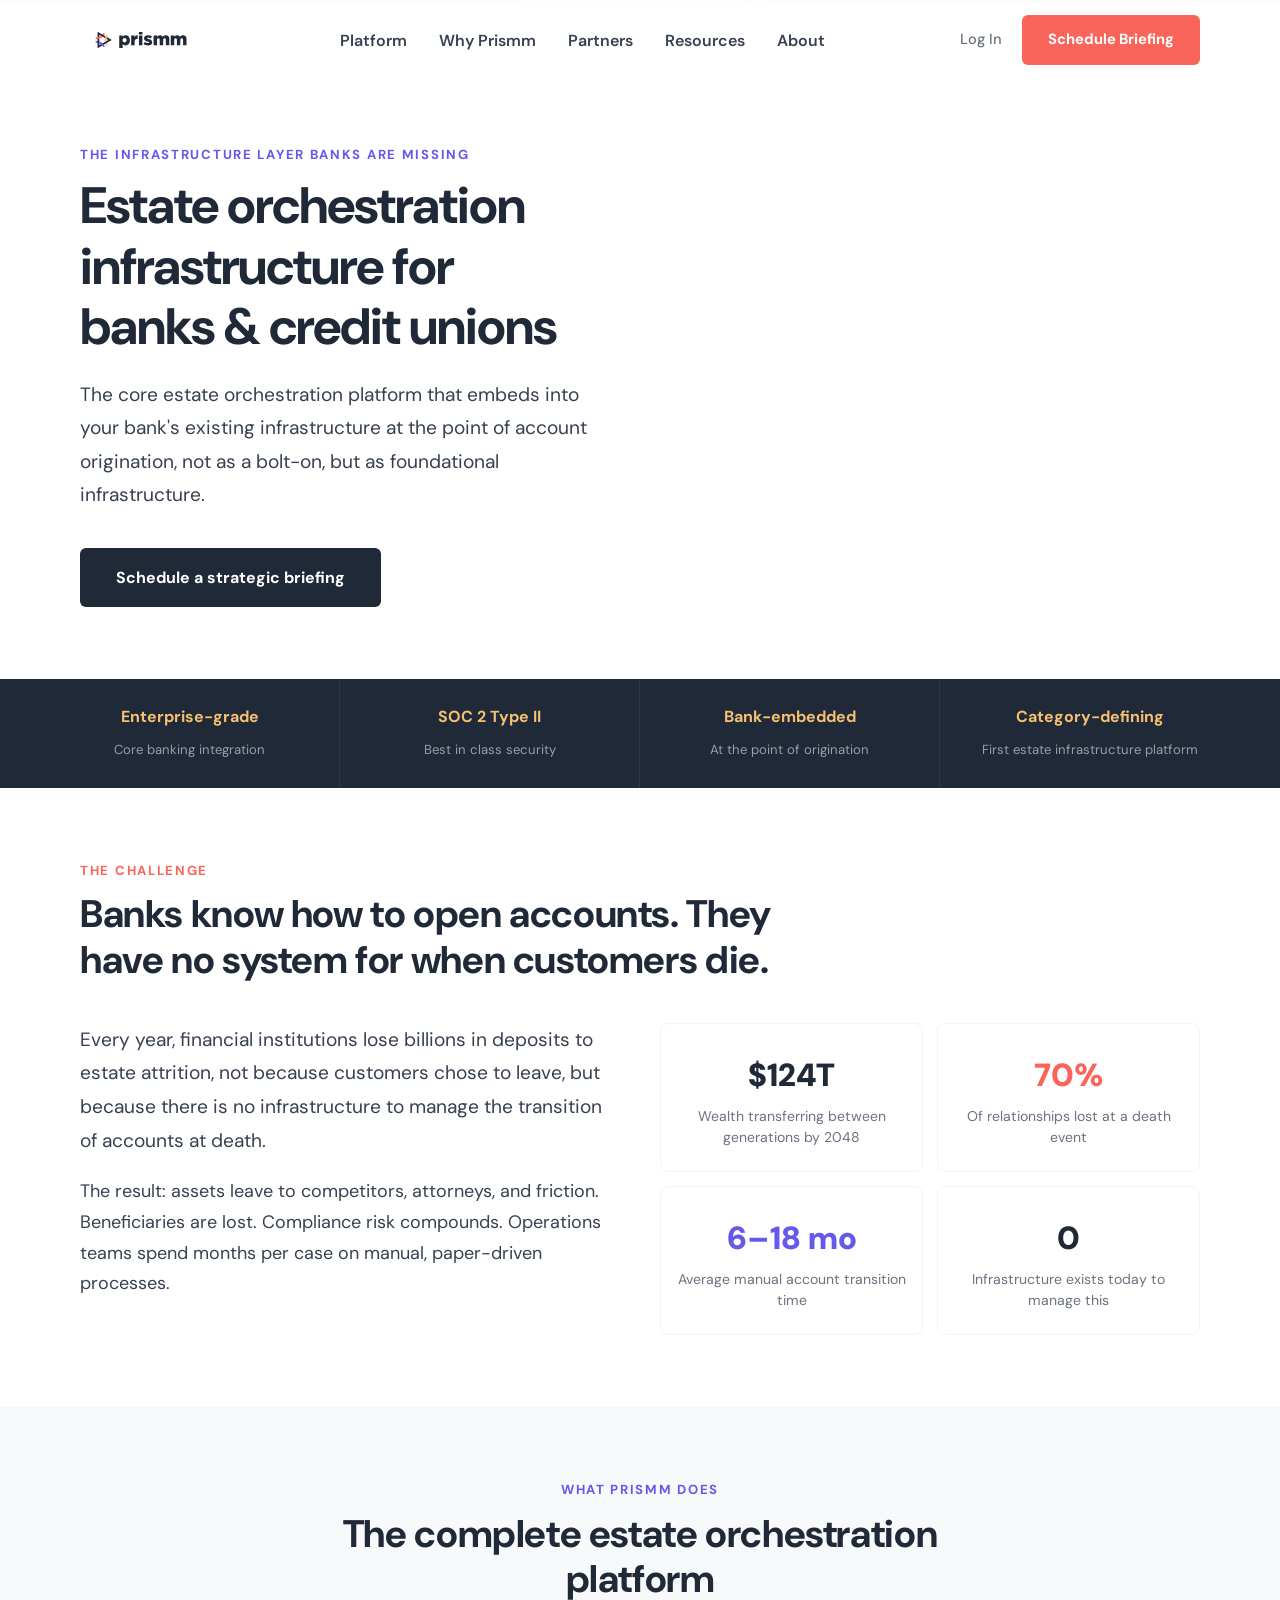
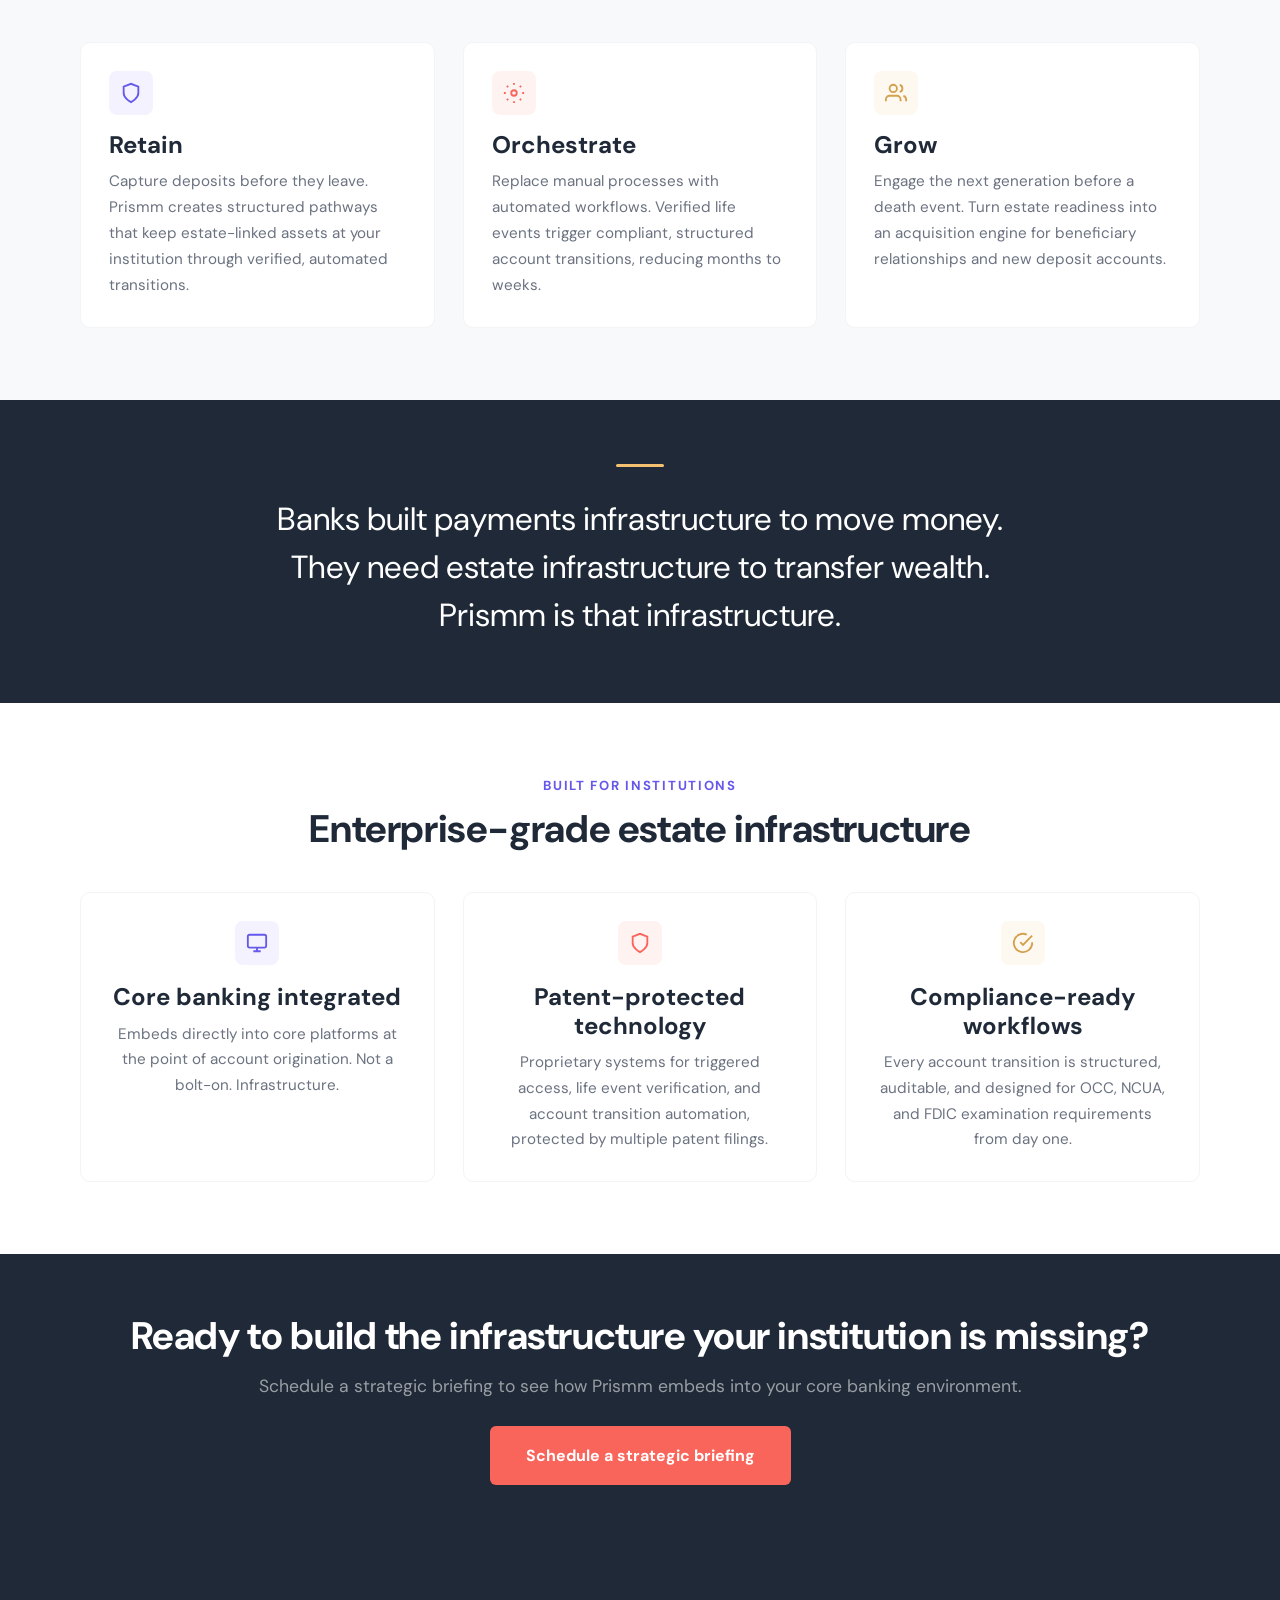
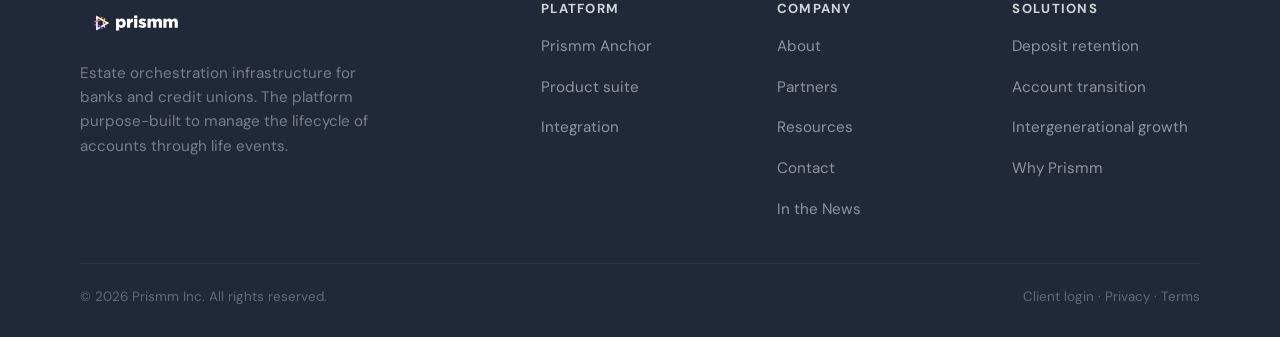
<file: index.html>
<!DOCTYPE html>
<html lang="en">
<head>
  <meta charset="UTF-8"><meta name="viewport" content="width=device-width, initial-scale=1.0">
  <title>Prismm — Estate Orchestration Infrastructure for Banks & Credit Unions</title>
  <meta name="description" content="Prismm is the first estate orchestration infrastructure platform purpose-built for banks and credit unions. Embedded at account origination, Prismm manages the lifecycle of accounts through life events.">
  <meta name="robots" content="index, follow"><link rel="canonical" href="https://getprismm.com/">
  <meta property="og:type" content="website"><meta property="og:title" content="Prismm — Estate Orchestration Infrastructure for Banks & Credit Unions"><meta property="og:description" content="The first platform purpose-built to manage the lifecycle of bank accounts through life events. Embedded at the point of account origination."><meta property="og:url" content="https://getprismm.com/"><meta property="og:site_name" content="Prismm">
  <script type="application/ld+json">{"@context":"https://schema.org","@type":"Organization","name":"Prismm","legalName":"Prismm Inc.","url":"https://getprismm.com","description":"Prismm is estate orchestration infrastructure for banks and credit unions.","foundingDate":"2020","founder":{"@type":"Person","name":"Martha Underwood"},"address":{"@type":"PostalAddress","addressLocality":"Birmingham","addressRegion":"AL","addressCountry":"US"},"knowsAbout":["estate orchestration","banking infrastructure","wealth transfer","deposit retention","account transition automation"]}</script>
  <script type="application/ld+json">{"@context":"https://schema.org","@type":"FAQPage","mainEntity":[{"@type":"Question","name":"What is estate orchestration infrastructure?","acceptedAnswer":{"@type":"Answer","text":"Estate orchestration infrastructure is a new category of banking technology that manages the lifecycle of accounts through life events such as death and incapacitation. Unlike estate planning software which helps consumers create wills, estate orchestration infrastructure gives banks the operational systems to manage what happens to accounts when those life events occur."}},{"@type":"Question","name":"How does Prismm differ from a digital vault?","acceptedAnswer":{"@type":"Answer","text":"Prismm is not document storage. It is operational infrastructure that embeds directly into a bank's core banking system at the point of account origination. While vaults store documents, Prismm orchestrates the transition of accounts, assets, and relationships through verified life events using patent-protected technology."}},{"@type":"Question","name":"How does Prismm integrate with core banking systems?","acceptedAnswer":{"@type":"Answer","text":"Prismm Anchor integrates at the point of account origination via core banking platforms. Estate readiness data is captured when accounts are opened, not as a separate workflow, making it infrastructure rather than an add-on product."}}]}</script>
  <link rel="stylesheet" href="css/style.css?v=6"><link rel="icon" href="images/logo-light.svg" type="image/svg+xml">
  <style>
    .hero__split { display: grid; grid-template-columns: 1fr 1fr; gap: 48px; align-items: center; }
    .hero__content { position: relative; z-index: 2; }
    .hero__image { display: flex; align-items: center; justify-content: center; }
    .hero__image video { width: 100%; max-width: 560px; border-radius: 12px; display: block; }
    @media (max-width: 768px) { .hero__split { grid-template-columns: 1fr; gap: 32px; } }
  </style>
</head>
<body>
  <a href="#main" class="skip-link">Skip to main content</a>
  <div class="accent-bar" role="presentation"></div>
  <nav class="nav" role="navigation" aria-label="Main navigation"><div class="nav__inner">
    <a href="/" class="nav__logo" aria-label="Prismm homepage"><img src="images/logo-light.svg" alt="Prismm" width="200" height="75"></a>
    <ul class="nav__links" role="menubar"><li role="none"><a href="platform.html" role="menuitem">Platform</a></li><li role="none"><a href="why-prismm.html" role="menuitem">Why Prismm</a></li><li role="none"><a href="partners.html" role="menuitem">Partners</a></li><li role="none"><a href="resources.html" role="menuitem">Resources</a></li><li role="none"><a href="about.html" role="menuitem">About</a></li></ul>
    <div class="nav__right"><a href="https://app.getprismm.com/session/new" class="nav__login">Log In</a><a href="contact.html" class="nav__cta">Schedule Briefing</a></div>
    <button class="nav__toggle" aria-label="Toggle navigation menu" aria-expanded="false"><span></span><span></span><span></span></button>
  </div></nav>
  <main id="main">
    <section class="hero" aria-labelledby="hero-heading"><div class="container">
      <div class="hero__split">
        <div class="hero__content">
          <span class="label hero__label">The infrastructure layer banks are missing</span>
          <h1 id="hero-heading" class="hero__title">Estate orchestration<br>infrastructure for<br>banks &amp; credit unions</h1>
          <p class="hero__subtitle">The core estate orchestration platform that embeds into your bank's existing infrastructure at the point of account origination, not as a bolt-on, but as foundational infrastructure.</p>
          <div class="btn-group"><a href="contact.html" class="btn btn--primary">Schedule a strategic briefing</a></div>
        </div>
        <div class="hero__image">
          <video autoplay loop muted playsinline>
            <source src="https://res.cloudinary.com/dialhpycd/video/upload/v1774451167/Prismm_New_Site_Images_i2u8zw.mp4" type="video/mp4">
          </video>
        </div>
      </div>
    </div></section>
    <section class="cred-bar" aria-label="Key differentiators"><div class="cred-bar__inner">
      <div class="cred-bar__item"><span class="cred-bar__number">Enterprise-grade</span><span class="cred-bar__label">Core banking integration</span></div>
      <div class="cred-bar__item"><span class="cred-bar__number">SOC 2 Type II</span><span class="cred-bar__label">Best in class security</span></div>
      <div class="cred-bar__item"><span class="cred-bar__number">Bank-embedded</span><span class="cred-bar__label">At the point of origination</span></div>
      <div class="cred-bar__item"><span class="cred-bar__number">Category-defining</span><span class="cred-bar__label">First estate infrastructure platform</span></div>
    </div></section>
    <section class="section" aria-labelledby="challenge-heading"><div class="container">
      <div class="section__header reveal"><span class="label label--coral">The challenge</span><h2 id="challenge-heading">Banks know how to open accounts. They have no system for when customers die.</h2></div>
      <div class="grid-2 reveal reveal-delay-1">
        <div><p class="text-lg">Every year, financial institutions lose billions in deposits to estate attrition, not because customers chose to leave, but because there is no infrastructure to manage the transition of accounts at death.</p><p>The result: assets leave to competitors, attorneys, and friction. Beneficiaries are lost. Compliance risk compounds. Operations teams spend months per case on manual, paper-driven processes.</p></div>
        <div class="stat-grid" style="grid-template-columns:1fr 1fr" role="list" aria-label="Industry statistics">
          <div class="stat" role="listitem"><div class="stat__number">$124T</div><div class="stat__label">Wealth transferring between generations by 2048</div></div>
          <div class="stat" role="listitem"><div class="stat__number stat__number--coral">70%</div><div class="stat__label">Of relationships lost at a death event</div></div>
          <div class="stat" role="listitem"><div class="stat__number stat__number--purple">6–18 mo</div><div class="stat__label">Average manual account transition time</div></div>
          <div class="stat" role="listitem"><div class="stat__number">0</div><div class="stat__label">Infrastructure exists today to manage this</div></div>
        </div>
      </div>
    </div></section>
    <section class="section section--light" aria-labelledby="value-heading"><div class="container">
      <div class="section__header section__header--center reveal"><span class="label">What Prismm does</span><h2 id="value-heading">The complete estate orchestration platform</h2></div>
      <div class="grid-3 reveal reveal-delay-1">
        <article class="card"><div class="card__icon card__icon--purple" aria-hidden="true"><svg width="22" height="22" viewBox="0 0 24 24" fill="none" stroke="currentColor" stroke-width="2"><path d="M12 22s8-4 8-10V5l-8-3-8 3v7c0 6 8 10 8 10z"/></svg></div><h3>Retain</h3><p>Capture deposits before they leave. Prismm creates structured pathways that keep estate-linked assets at your institution through verified, automated transitions.</p></article>
        <article class="card"><div class="card__icon card__icon--coral" aria-hidden="true"><svg width="22" height="22" viewBox="0 0 24 24" fill="none" stroke="currentColor" stroke-width="2"><circle cx="12" cy="12" r="3"/><path d="M12 1v2M12 21v2M4.22 4.22l1.42 1.42M18.36 18.36l1.42 1.42M1 12h2M21 12h2M4.22 19.78l1.42-1.42M18.36 5.64l1.42-1.42"/></svg></div><h3>Orchestrate</h3><p>Replace manual processes with automated workflows. Verified life events trigger compliant, structured account transitions, reducing months to weeks.</p></article>
        <article class="card"><div class="card__icon card__icon--gold" aria-hidden="true"><svg width="22" height="22" viewBox="0 0 24 24" fill="none" stroke="currentColor" stroke-width="2"><path d="M17 21v-2a4 4 0 0 0-4-4H5a4 4 0 0 0-4 4v2"/><circle cx="9" cy="7" r="4"/><path d="M23 21v-2a4 4 0 0 0-3-3.87M16 3.13a4 4 0 0 1 0 7.75"/></svg></div><h3>Grow</h3><p>Engage the next generation before a death event. Turn estate readiness into an acquisition engine for beneficiary relationships and new deposit accounts.</p></article>
      </div>
    </div></section>
    <section class="manifesto"><div class="container"><blockquote class="manifesto__quote reveal">Banks built payments infrastructure to move money. They need estate infrastructure to transfer wealth. Prismm is that infrastructure.</blockquote></div></section>
    <section class="section" aria-labelledby="enterprise-heading"><div class="container">
      <div class="section__header section__header--center reveal"><span class="label">Built for institutions</span><h2 id="enterprise-heading">Enterprise-grade estate infrastructure</h2></div>
      <div class="grid-3 reveal reveal-delay-1">
        <article class="card" style="text-align:center"><div class="card__icon card__icon--purple" style="margin:0 auto 18px" aria-hidden="true"><svg width="22" height="22" viewBox="0 0 24 24" fill="none" stroke="currentColor" stroke-width="2"><rect x="2" y="3" width="20" height="14" rx="2"/><path d="M8 21h8M12 17v4"/></svg></div><h3>Core banking integrated</h3><p>Embeds directly into core platforms at the point of account origination. Not a bolt-on. Infrastructure.</p></article>
        <article class="card" style="text-align:center"><div class="card__icon card__icon--coral" style="margin:0 auto 18px" aria-hidden="true"><svg width="22" height="22" viewBox="0 0 24 24" fill="none" stroke="currentColor" stroke-width="2"><path d="M12 22s8-4 8-10V5l-8-3-8 3v7c0 6 8 10 8 10z"/></svg></div><h3>Patent-protected technology</h3><p>Proprietary systems for triggered access, life event verification, and account transition automation, protected by multiple patent filings.</p></article>
        <article class="card" style="text-align:center"><div class="card__icon card__icon--gold" style="margin:0 auto 18px" aria-hidden="true"><svg width="22" height="22" viewBox="0 0 24 24" fill="none" stroke="currentColor" stroke-width="2"><path d="M22 11.08V12a10 10 0 1 1-5.93-9.14"/><path d="M22 4L12 14.01l-3-3"/></svg></div><h3>Compliance-ready workflows</h3><p>Every account transition is structured, auditable, and designed for OCC, NCUA, and FDIC examination requirements from day one.</p></article>
      </div>
    </div></section>
    <section class="cta-section"><div class="container">
      <h2>Ready to build the infrastructure your institution is missing?</h2>
      <p>Schedule a strategic briefing to see how Prismm embeds into your core banking environment.</p>
      <a href="contact.html" class="btn btn--coral">Schedule a strategic briefing</a>
    </div></section>
  </main>
  <footer class="footer" role="contentinfo"><div class="container">
    <div class="footer__grid">
      <div><div class="footer__logo"><img src="images/logo-dark.svg" alt="Prismm" width="180" height="67" loading="lazy"></div><p class="footer__tagline">Estate orchestration infrastructure for banks and credit unions. The platform purpose-built to manage the lifecycle of accounts through life events.</p></div>
      <div><h4>Platform</h4><nav aria-label="Platform links"><ul class="footer__links"><li><a href="platform.html">Prismm Anchor</a></li><li><a href="platform.html#suite">Product suite</a></li><li><a href="platform.html#integration">Integration</a></li></ul></nav></div>
      <div><h4>Company</h4><nav aria-label="Company links"><ul class="footer__links"><li><a href="about.html">About</a></li><li><a href="partners.html">Partners</a></li><li><a href="resources.html">Resources</a></li><li><a href="contact.html">Contact</a></li><li><a href="news.html">In the News</a></li></ul></nav></div>
      <div><h4>Solutions</h4><nav aria-label="Solutions links"><ul class="footer__links"><li><a href="why-prismm.html#retention">Deposit retention</a></li><li><a href="why-prismm.html#transition">Account transition</a></li><li><a href="why-prismm.html#growth">Intergenerational growth</a></li><li><a href="why-prismm.html">Why Prismm</a></li></ul></nav></div>
    </div>
    <div class="footer__bottom"><span>&copy; 2026 Prismm Inc. All rights reserved.</span><span><a href="https://app.getprismm.com/session/new">Client login</a> &middot; <a href="#">Privacy</a> &middot; <a href="#">Terms</a></span></div>
  </div></footer>
  <script src="js/main.js?v=6"></script>
</body>
</html>
</file>
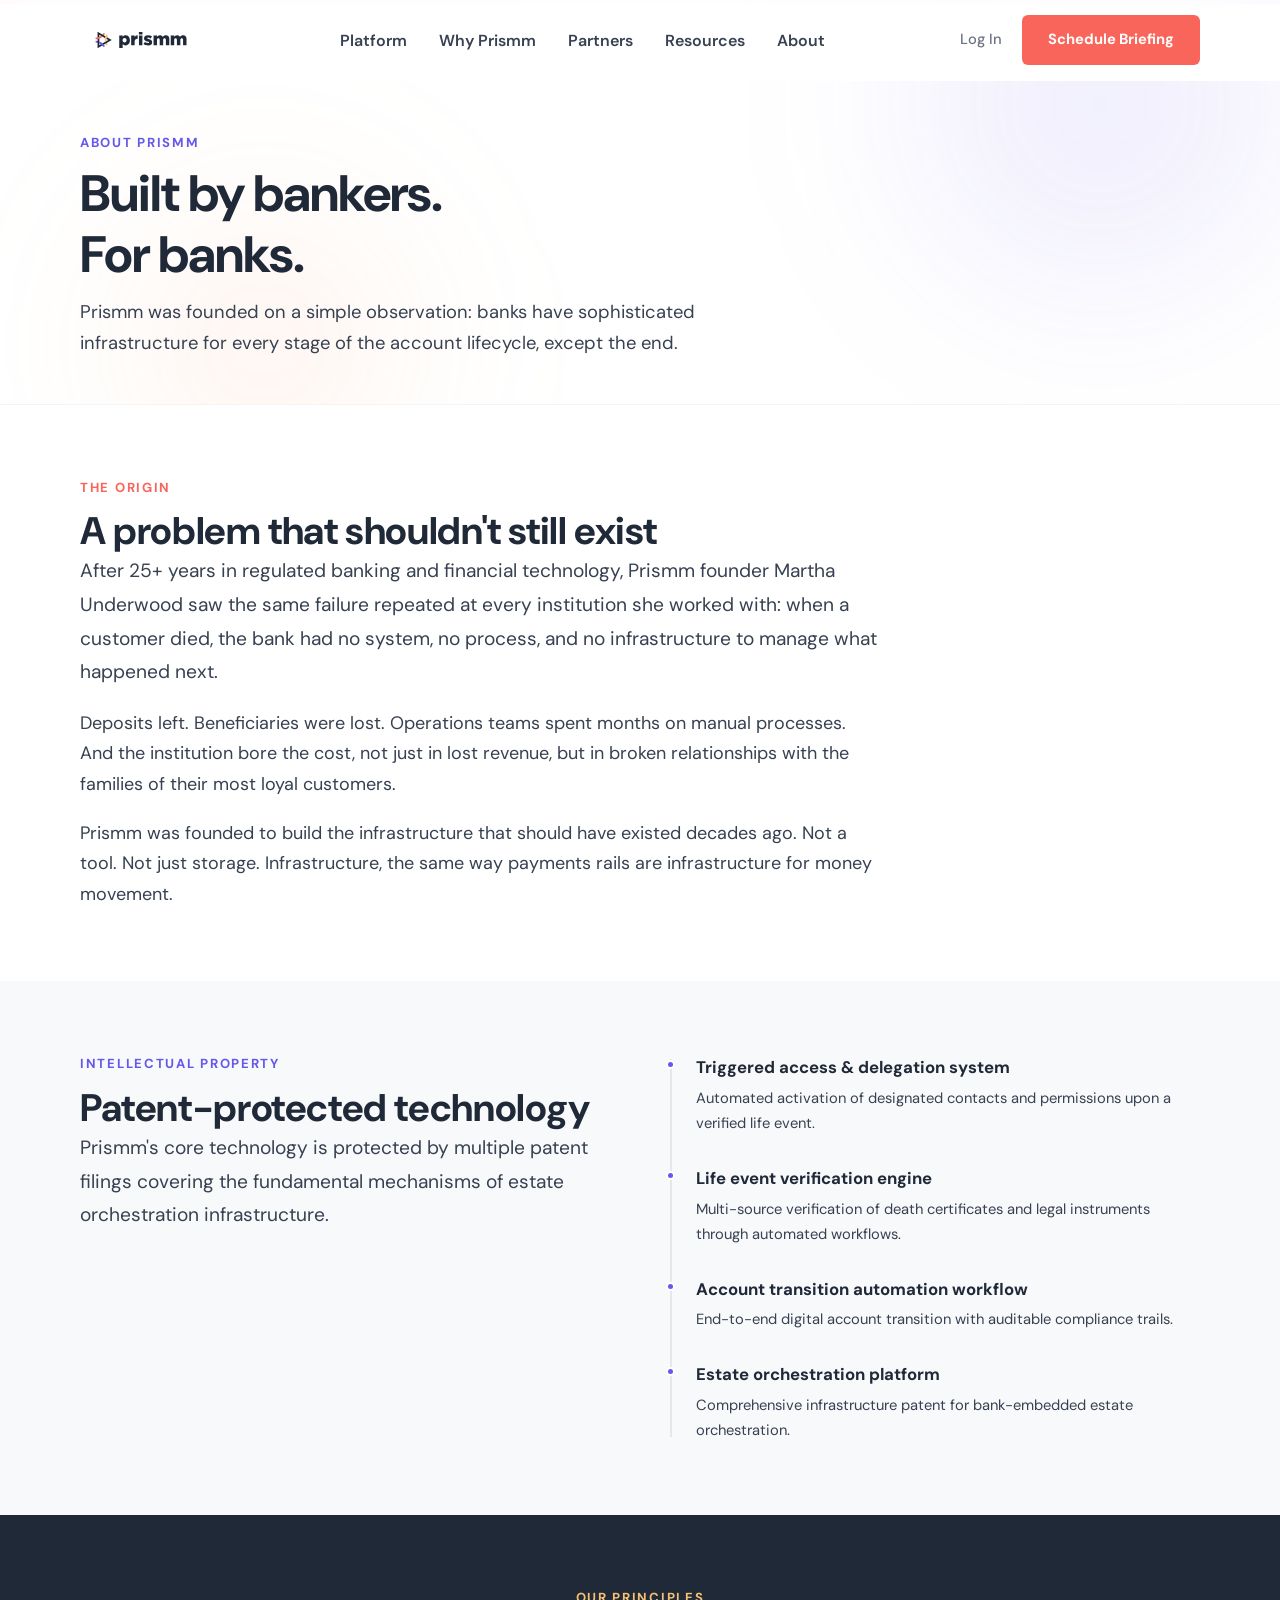
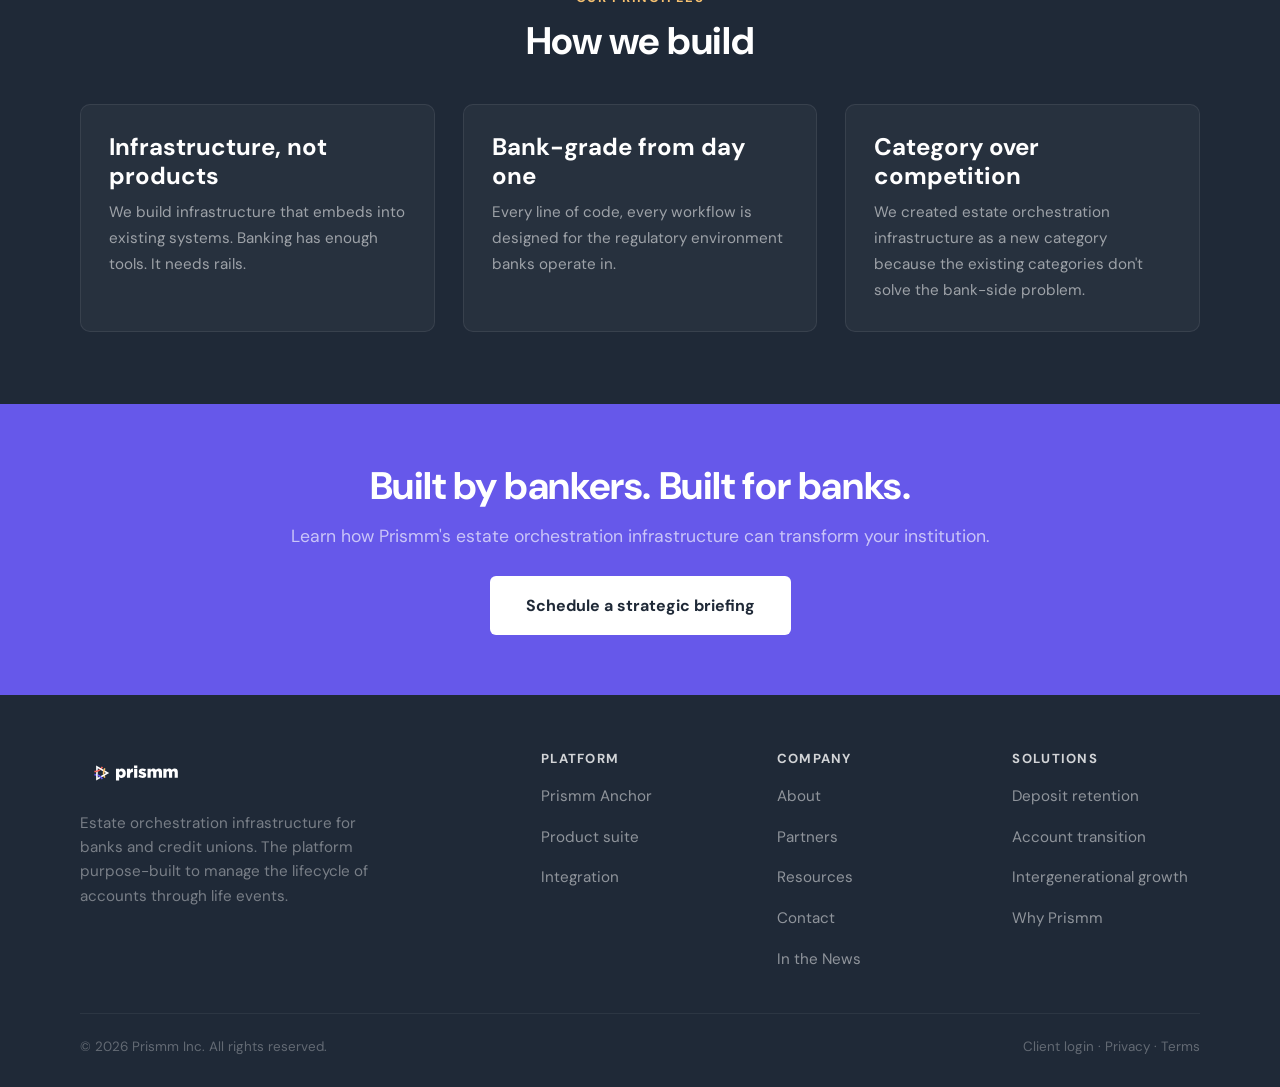
<file: about.html>
<!DOCTYPE html><html lang="en"><head><meta charset="UTF-8"><meta name="viewport" content="width=device-width, initial-scale=1.0"><title>About — Prismm | Founded by a 25-Year Banking Veteran</title><meta name="description" content="Prismm was founded by Martha Underwood, a 25+ year veteran of regulated banking and financial technology, to build the infrastructure banks need for the wealth transfer."><meta name="robots" content="index, follow"><link rel="canonical" href="https://getprismm.com/about"><link rel="stylesheet" href="css/style.css?v=7"><link rel="icon" href="images/logo-light.svg" type="image/svg+xml"></head><body>
<a href="#main" class="skip-link">Skip to main content</a><div class="accent-bar" role="presentation"></div><nav class="nav" role="navigation" aria-label="Main navigation"><div class="nav__inner"><a href="/" class="nav__logo" aria-label="Prismm homepage"><img src="images/logo-light.svg" alt="Prismm" width="200" height="75"></a><ul class="nav__links" role="menubar"><li role="none"><a href="platform.html" role="menuitem">Platform</a></li><li role="none"><a href="why-prismm.html" role="menuitem">Why Prismm</a></li><li role="none"><a href="partners.html" role="menuitem">Partners</a></li><li role="none"><a href="resources.html" role="menuitem">Resources</a></li><li role="none"><a href="about.html" role="menuitem">About</a></li></ul><div class="nav__right"><a href="https://app.getprismm.com/session/new" class="nav__login">Log In</a><a href="contact.html" class="nav__cta">Schedule Briefing</a></div><button class="nav__toggle" aria-label="Toggle navigation menu" aria-expanded="false"><span></span><span></span><span></span></button></div></nav>
<main id="main">
  <section class="page-header"><div class="container"><span class="label">About Prismm</span><h1>Built by bankers.<br>For banks.</h1><p>Prismm was founded on a simple observation: banks have sophisticated infrastructure for every stage of the account lifecycle, except the end.</p></div></section>
  <section class="section" aria-labelledby="origin-heading"><div class="container"><div class="reveal" style="max-width:800px">
    <span class="label label--coral">The origin</span><h2 id="origin-heading">A problem that shouldn't still exist</h2>
    <p class="text-lg">After 25+ years in regulated banking and financial technology, Prismm founder Martha Underwood saw the same failure repeated at every institution she worked with: when a customer died, the bank had no system, no process, and no infrastructure to manage what happened next.</p>
    <p>Deposits left. Beneficiaries were lost. Operations teams spent months on manual processes. And the institution bore the cost, not just in lost revenue, but in broken relationships with the families of their most loyal customers.</p>
    <p>Prismm was founded to build the infrastructure that should have existed decades ago. Not a tool. Not just storage. Infrastructure, the same way payments rails are infrastructure for money movement.</p>
  </div></div></section>
  <section class="section section--light"><div class="container"><div class="grid-2 reveal">
    <div><span class="label">Intellectual property</span><h2>Patent-protected technology</h2><p class="text-lg">Prismm's core technology is protected by multiple patent filings covering the fundamental mechanisms of estate orchestration infrastructure.</p></div>
    <div><div class="timeline" role="list">
      <div class="timeline__item" role="listitem"><div class="timeline__title">Triggered access &amp; delegation system</div><p style="font-size:.92rem">Automated activation of designated contacts and permissions upon a verified life event.</p></div>
      <div class="timeline__item" role="listitem"><div class="timeline__title">Life event verification engine</div><p style="font-size:.92rem">Multi-source verification of death certificates and legal instruments through automated workflows.</p></div>
      <div class="timeline__item" role="listitem"><div class="timeline__title">Account transition automation workflow</div><p style="font-size:.92rem">End-to-end digital account transition with auditable compliance trails.</p></div>
      <div class="timeline__item" role="listitem"><div class="timeline__title">Estate orchestration platform</div><p style="font-size:.92rem">Comprehensive infrastructure patent for bank-embedded estate orchestration.</p></div>
    </div></div>
  </div></div></section>
  <section class="section section--navy"><div class="container">
    <div class="section__header section__header--center reveal"><span class="label">Our principles</span><h2>How we build</h2></div>
    <div class="grid-3 reveal">
      <article class="card card--dark"><h3>Infrastructure, not products</h3><p>We build infrastructure that embeds into existing systems. Banking has enough tools. It needs rails.</p></article>
      <article class="card card--dark"><h3>Bank-grade from day one</h3><p>Every line of code, every workflow is designed for the regulatory environment banks operate in.</p></article>
      <article class="card card--dark"><h3>Category over competition</h3><p>We created estate orchestration infrastructure as a new category because the existing categories don't solve the bank-side problem.</p></article>
    </div>
  </div></section>
  <section class="cta-section" style="background:var(--purple)"><div class="container"><h2>Built by bankers. Built for banks.</h2><p style="color:rgba(255,255,255,.65)">Learn how Prismm's estate orchestration infrastructure can transform your institution.</p><a href="contact.html" class="btn" style="background:var(--white);color:var(--navy);font-weight:700">Schedule a strategic briefing</a></div></section>
</main>
<footer class="footer" role="contentinfo"><div class="container"><div class="footer__grid"><div><div class="footer__logo"><img src="images/logo-dark.svg" alt="Prismm" width="180" height="67" loading="lazy"></div><p class="footer__tagline">Estate orchestration infrastructure for banks and credit unions. The platform purpose-built to manage the lifecycle of accounts through life events.</p></div><div><h4>Platform</h4><nav aria-label="Platform links"><ul class="footer__links"><li><a href="platform.html">Prismm Anchor</a></li><li><a href="platform.html#suite">Product suite</a></li><li><a href="platform.html#integration">Integration</a></li></ul></nav></div><div><h4>Company</h4><nav aria-label="Company links"><ul class="footer__links"><li><a href="about.html">About</a></li><li><a href="partners.html">Partners</a></li><li><a href="resources.html">Resources</a></li><li><a href="contact.html">Contact</a></li><li><a href="news.html">In the News</a></li></ul></nav></div><div><h4>Solutions</h4><nav aria-label="Solutions links"><ul class="footer__links"><li><a href="why-prismm.html#retention">Deposit retention</a></li><li><a href="why-prismm.html#transition">Account transition</a></li><li><a href="why-prismm.html#growth">Intergenerational growth</a></li><li><a href="why-prismm.html">Why Prismm</a></li></ul></nav></div></div><div class="footer__bottom"><span>&copy; 2026 Prismm Inc. All rights reserved.</span><span><a href="https://app.getprismm.com/session/new">Client login</a> &middot; <a href="#">Privacy</a> &middot; <a href="#">Terms</a></span></div></div></footer><script src="js/main.js?v=7"></script>
</body></html>
</file>
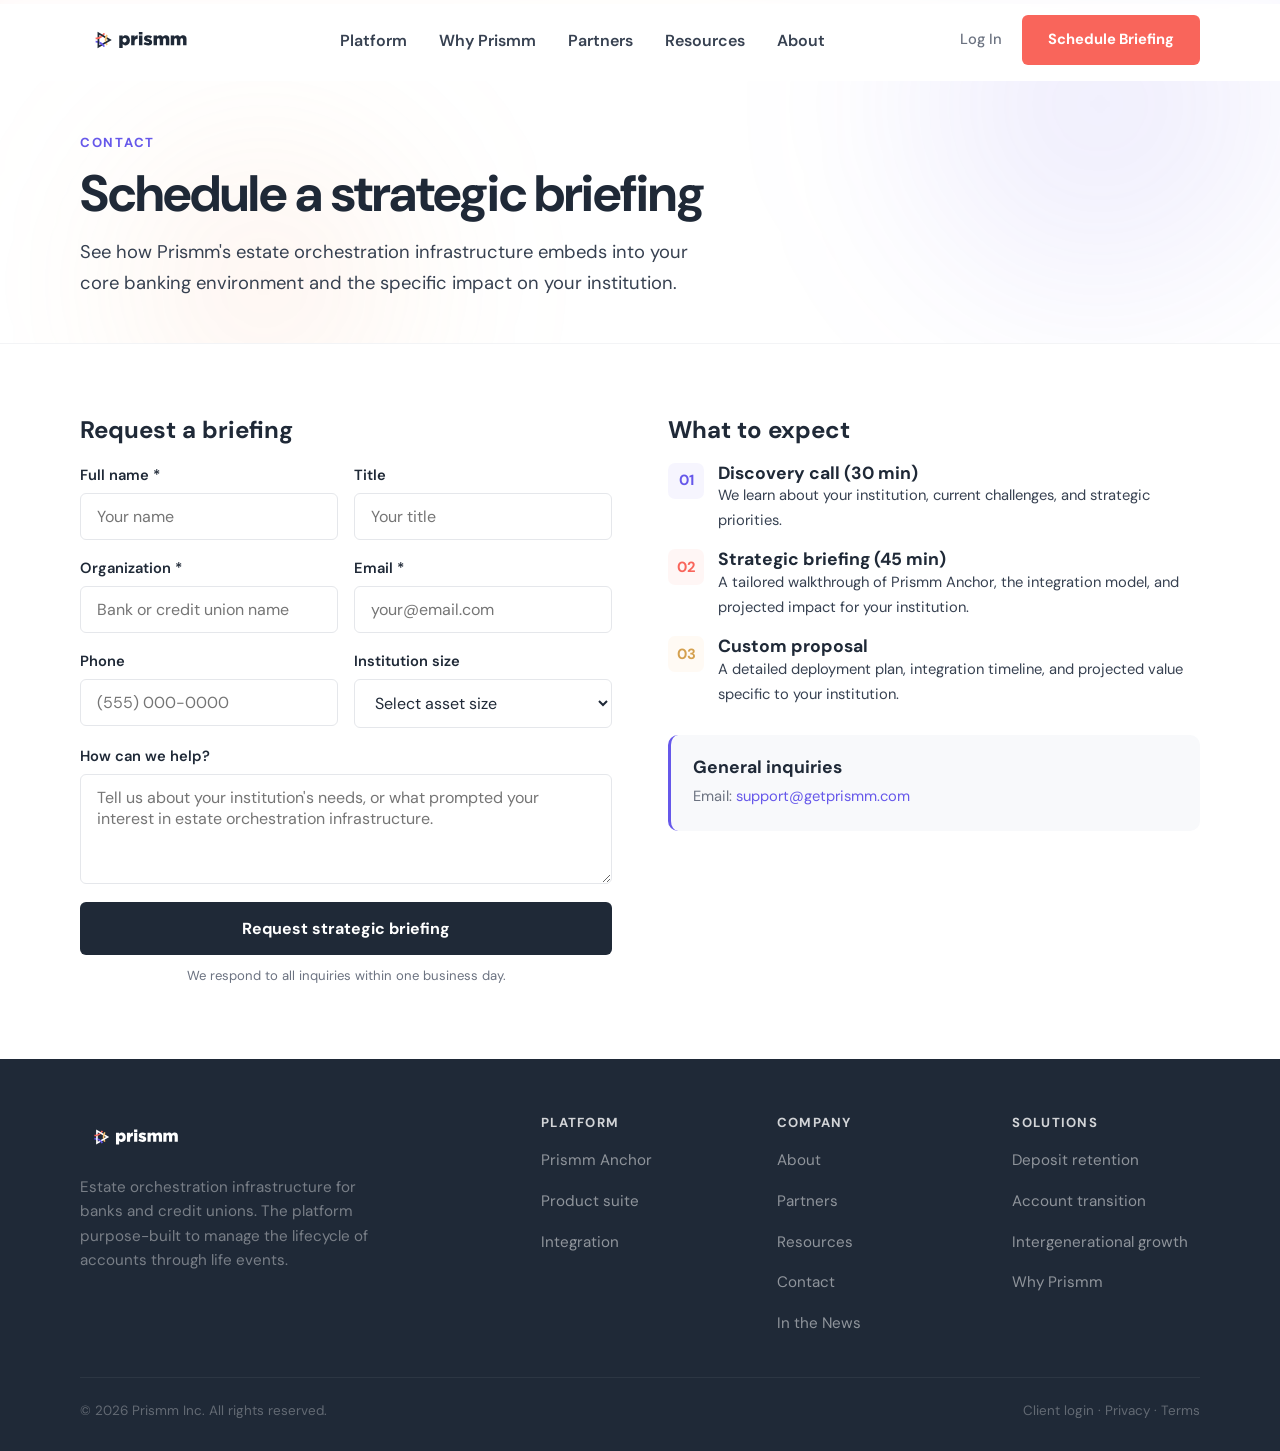
<file: contact.html>
<!DOCTYPE html><html lang="en"><head><meta charset="UTF-8"><meta name="viewport" content="width=device-width, initial-scale=1.0"><title>Schedule a Strategic Briefing — Prismm</title><meta name="description" content="Schedule a strategic briefing to see how Prismm's estate orchestration infrastructure embeds into your core banking environment."><meta name="robots" content="index, follow"><link rel="canonical" href="https://getprismm.com/contact"><link rel="stylesheet" href="css/style.css?v=7"><link rel="icon" href="images/logo-light.svg" type="image/svg+xml"></head><body>
<a href="#main" class="skip-link">Skip to main content</a><div class="accent-bar" role="presentation"></div><nav class="nav" role="navigation" aria-label="Main navigation"><div class="nav__inner"><a href="/" class="nav__logo" aria-label="Prismm homepage"><img src="images/logo-light.svg" alt="Prismm" width="200" height="75"></a><ul class="nav__links" role="menubar"><li role="none"><a href="platform.html" role="menuitem">Platform</a></li><li role="none"><a href="why-prismm.html" role="menuitem">Why Prismm</a></li><li role="none"><a href="partners.html" role="menuitem">Partners</a></li><li role="none"><a href="resources.html" role="menuitem">Resources</a></li><li role="none"><a href="about.html" role="menuitem">About</a></li></ul><div class="nav__right"><a href="https://app.getprismm.com/session/new" class="nav__login">Log In</a><a href="contact.html" class="nav__cta">Schedule Briefing</a></div><button class="nav__toggle" aria-label="Toggle navigation menu" aria-expanded="false"><span></span><span></span><span></span></button></div></nav>
<main id="main">
  <section class="page-header"><div class="container"><span class="label">Contact</span><h1>Schedule a strategic briefing</h1><p>See how Prismm's estate orchestration infrastructure embeds into your core banking environment and the specific impact on your institution.</p></div></section>
  <section class="section"><div class="container"><div class="grid-2" style="gap:56px">
    <div class="reveal">
      <h3 style="margin-bottom:18px">Request a briefing</h3>
      <form id="contact-form" aria-label="Strategic briefing request form">
        <div class="form-grid">
          <div class="form-group"><label for="name">Full name *</label><input type="text" id="name" name="name" required autocomplete="name" placeholder="Your name" aria-required="true"></div>
          <div class="form-group"><label for="title">Title</label><input type="text" id="title" name="title" autocomplete="organization-title" placeholder="Your title"></div>
          <div class="form-group"><label for="organization">Organization *</label><input type="text" id="organization" name="organization" required autocomplete="organization" placeholder="Bank or credit union name" aria-required="true"></div>
          <div class="form-group"><label for="email">Email *</label><input type="email" id="email" name="email" required autocomplete="email" placeholder="your@email.com" aria-required="true"></div>
          <div class="form-group"><label for="phone">Phone</label><input type="tel" id="phone" name="phone" autocomplete="tel" placeholder="(555) 000-0000"></div>
          <div class="form-group"><label for="size">Institution size</label><select id="size" name="size"><option value="">Select asset size</option><option value="under-500m">Under $500M</option><option value="500m-1b">$500M – $1B</option><option value="1b-5b">$1B – $5B</option><option value="5b-25b">$5B – $25B</option><option value="25b-plus">$25B+</option><option value="partner">Partner / Vendor / Other</option></select></div>
          <div class="form-group form-group--full"><label for="message">How can we help?</label><textarea id="message" name="message" placeholder="Tell us about your institution's needs, or what prompted your interest in estate orchestration infrastructure."></textarea></div>
        </div>
        <button type="submit" class="btn btn--primary" style="margin-top:18px;width:100%;justify-content:center">Request strategic briefing</button>
        <p style="font-size:.82rem;color:var(--muted-text);margin-top:10px;text-align:center">We respond to all inquiries within one business day.</p>
      </form>
    </div>
    <div class="reveal reveal-delay-1">
      <h3 style="margin-bottom:18px">What to expect</h3>
      <div role="list" aria-label="Briefing process">
        <div style="display:flex;gap:14px;margin-bottom:16px" role="listitem"><div style="min-width:36px;height:36px;background:rgba(102,88,234,.06);border-radius:7px;display:flex;align-items:center;justify-content:center;color:var(--purple);font-weight:700;font-size:.92rem" aria-hidden="true">01</div><div><h4>Discovery call (30 min)</h4><p style="font-size:.92rem;margin:0">We learn about your institution, current challenges, and strategic priorities.</p></div></div>
        <div style="display:flex;gap:14px;margin-bottom:16px" role="listitem"><div style="min-width:36px;height:36px;background:rgba(249,101,91,.06);border-radius:7px;display:flex;align-items:center;justify-content:center;color:var(--coral);font-weight:700;font-size:.92rem" aria-hidden="true">02</div><div><h4>Strategic briefing (45 min)</h4><p style="font-size:.92rem;margin:0">A tailored walkthrough of Prismm Anchor, the integration model, and projected impact for your institution.</p></div></div>
        <div style="display:flex;gap:14px" role="listitem"><div style="min-width:36px;height:36px;background:rgba(245,192,112,.08);border-radius:7px;display:flex;align-items:center;justify-content:center;color:var(--gold-dark);font-weight:700;font-size:.92rem" aria-hidden="true">03</div><div><h4>Custom proposal</h4><p style="font-size:.92rem;margin:0">A detailed deployment plan, integration timeline, and projected value specific to your institution.</p></div></div>
      </div>
      <div style="padding:22px;background:var(--light-bg);border-radius:10px;border-left:3px solid var(--purple);margin-top:28px">
        <h4 style="margin-bottom:6px">General inquiries</h4>
        <p style="font-size:.92rem;color:var(--muted-text);margin:0">Email: <a href="mailto:support@getprismm.com" style="color:var(--purple)">support@getprismm.com</a></p>
      </div>
    </div>
  </div></div></section>
</main>
<footer class="footer" role="contentinfo"><div class="container"><div class="footer__grid"><div><div class="footer__logo"><img src="images/logo-dark.svg" alt="Prismm" width="180" height="67" loading="lazy"></div><p class="footer__tagline">Estate orchestration infrastructure for banks and credit unions. The platform purpose-built to manage the lifecycle of accounts through life events.</p></div><div><h4>Platform</h4><nav aria-label="Platform links"><ul class="footer__links"><li><a href="platform.html">Prismm Anchor</a></li><li><a href="platform.html#suite">Product suite</a></li><li><a href="platform.html#integration">Integration</a></li></ul></nav></div><div><h4>Company</h4><nav aria-label="Company links"><ul class="footer__links"><li><a href="about.html">About</a></li><li><a href="partners.html">Partners</a></li><li><a href="resources.html">Resources</a></li><li><a href="contact.html">Contact</a></li><li><a href="news.html">In the News</a></li></ul></nav></div><div><h4>Solutions</h4><nav aria-label="Solutions links"><ul class="footer__links"><li><a href="why-prismm.html#retention">Deposit retention</a></li><li><a href="why-prismm.html#transition">Account transition</a></li><li><a href="why-prismm.html#growth">Intergenerational growth</a></li><li><a href="why-prismm.html">Why Prismm</a></li></ul></nav></div></div><div class="footer__bottom"><span>&copy; 2026 Prismm Inc. All rights reserved.</span><span><a href="https://app.getprismm.com/session/new">Client login</a> &middot; <a href="#">Privacy</a> &middot; <a href="#">Terms</a></span></div></div></footer><script src="js/main.js?v=7"></script>
</body></html>
</file>
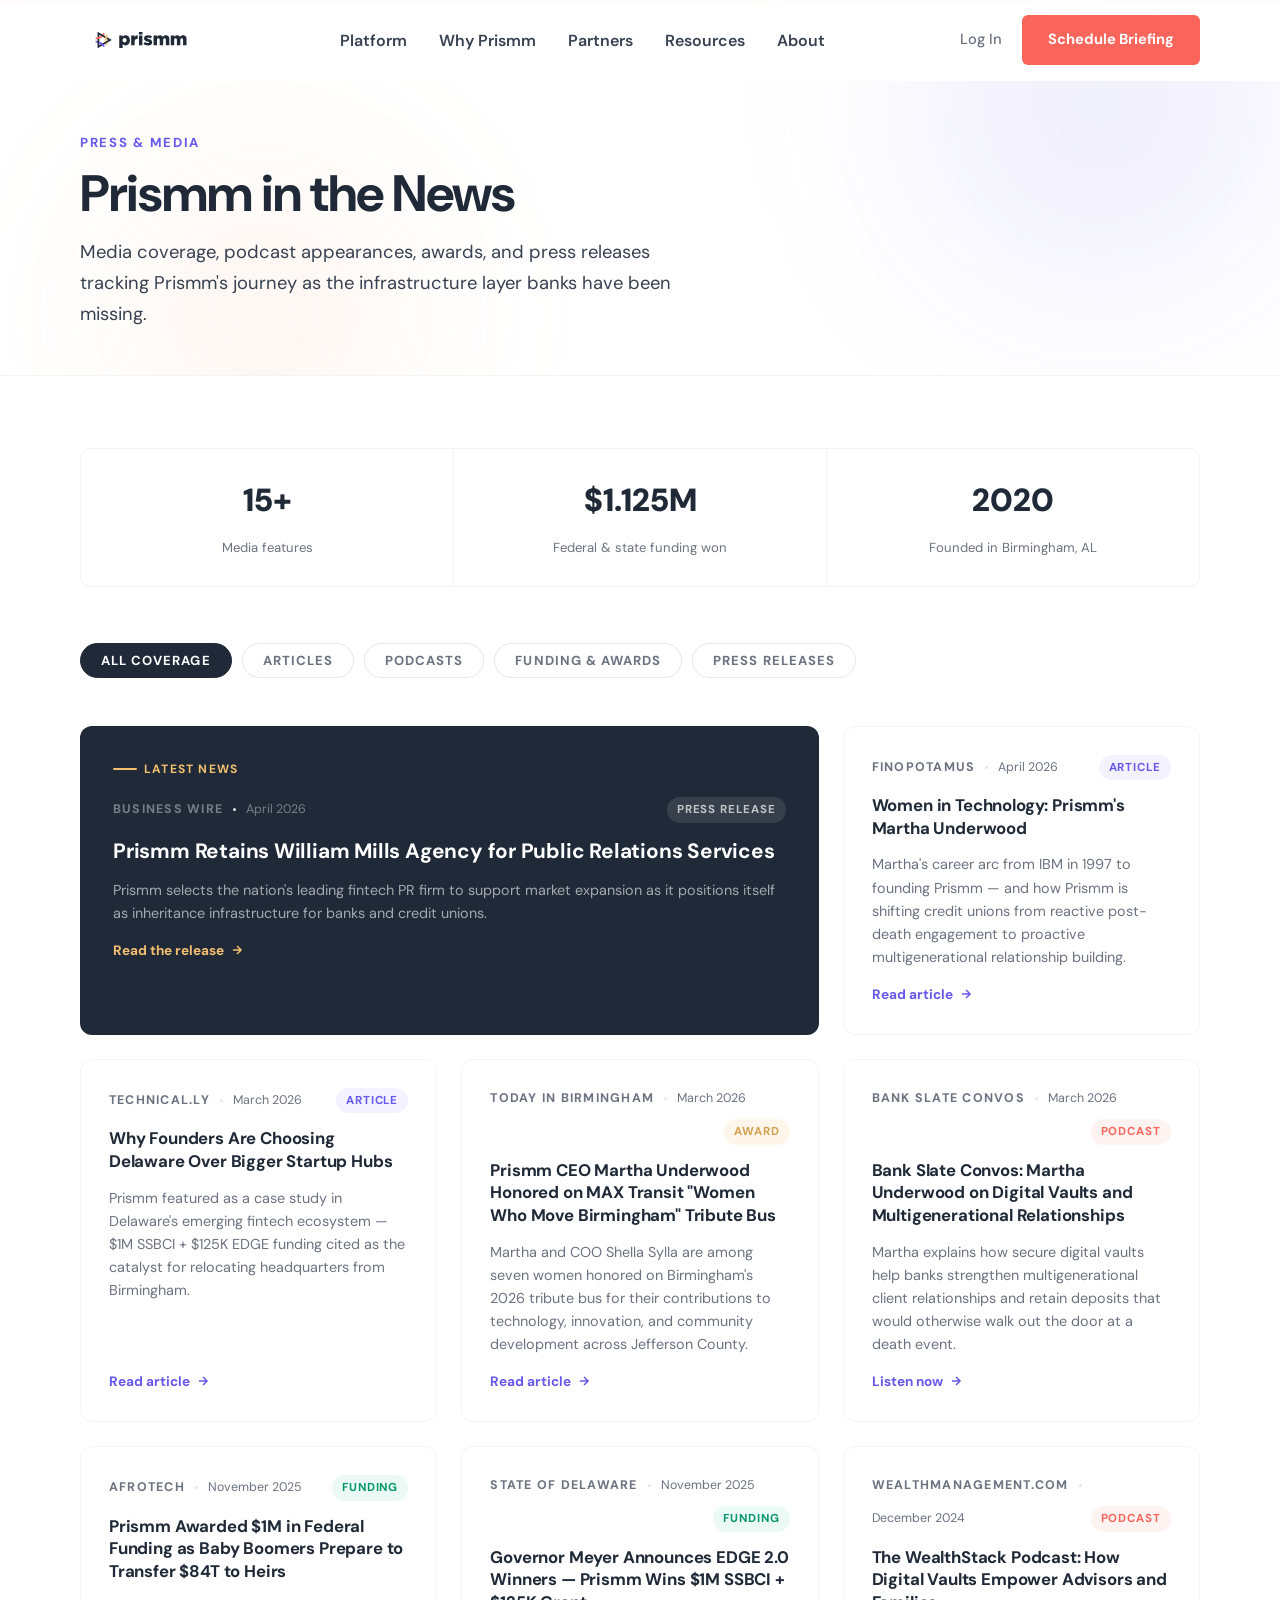
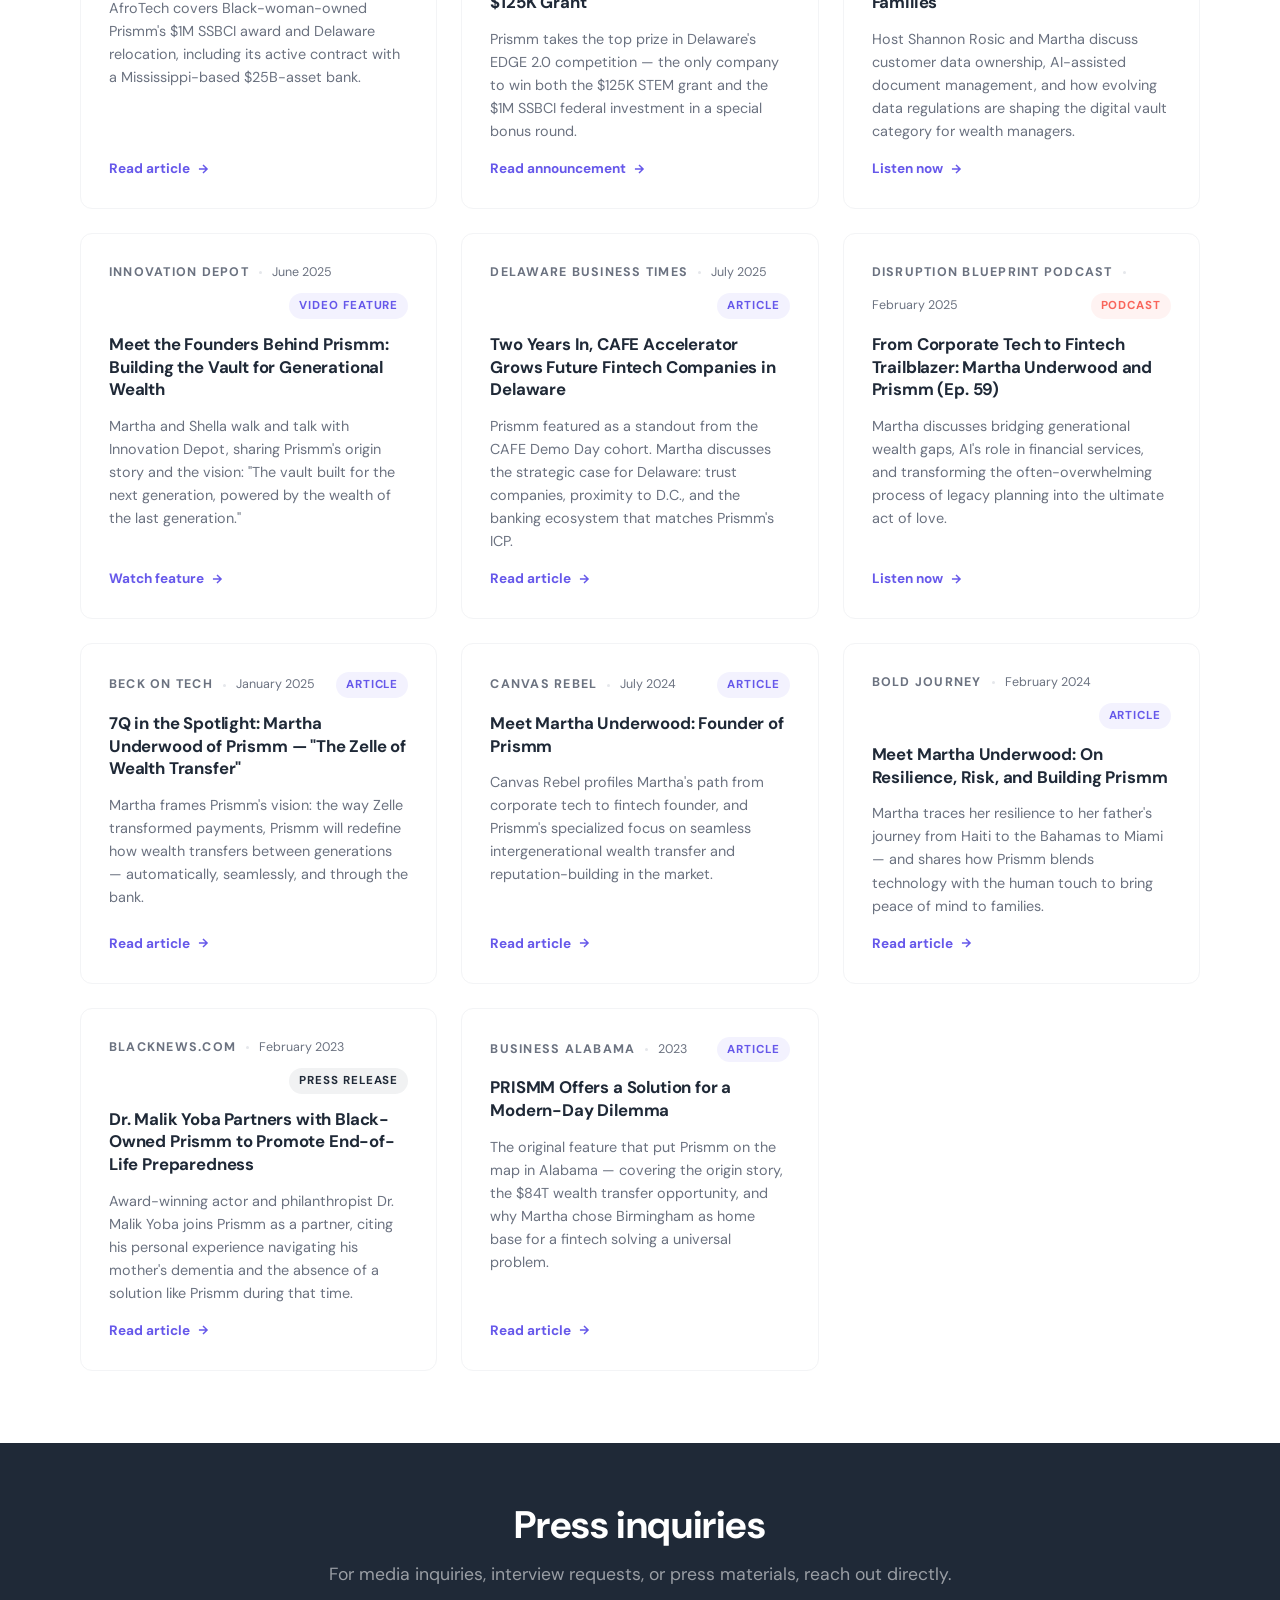
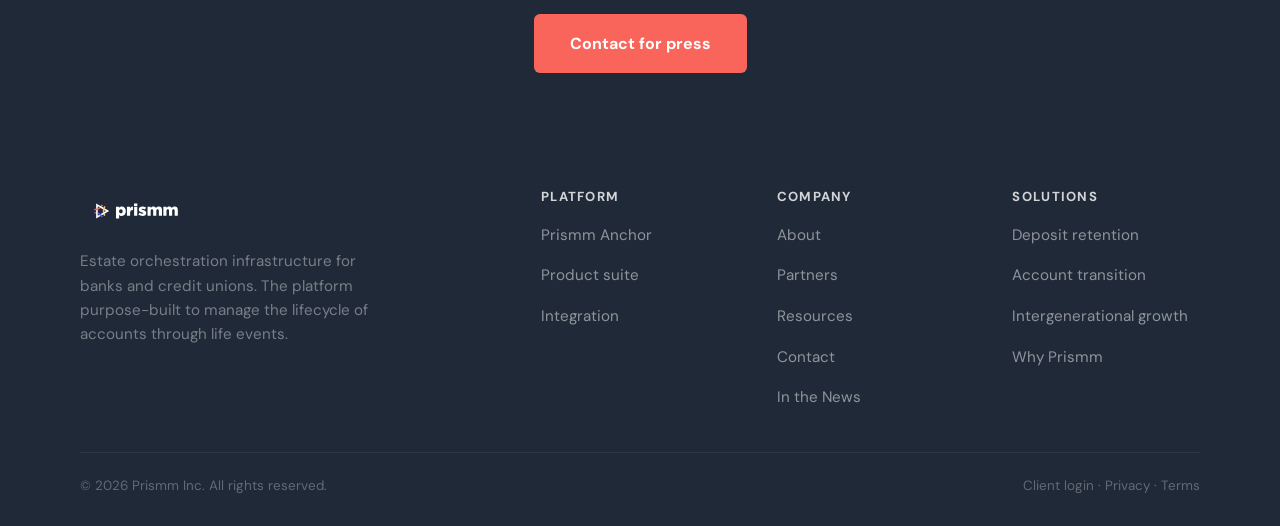
<file: news.html>
<!DOCTYPE html>
<html lang="en">
<head>
  <meta charset="UTF-8"><meta name="viewport" content="width=device-width, initial-scale=1.0">
  <title>In the News — Prismm Press Coverage & Media</title>
  <meta name="description" content="Prismm press coverage, media features, podcast appearances, and news. Follow Prismm's journey as the leading estate orchestration infrastructure platform for banks and credit unions.">
  <meta name="robots" content="index, follow">
  <link rel="canonical" href="https://getprismm.com/news.html">
  <meta property="og:type" content="website">
  <meta property="og:title" content="In the News — Prismm Press Coverage & Media">
  <meta property="og:description" content="Prismm press coverage, media features, podcast appearances, and news.">
  <meta property="og:url" content="https://getprismm.com/news.html">
  <meta property="og:site_name" content="Prismm">
  <link rel="stylesheet" href="css/style.css?v=6">
  <link rel="icon" href="images/logo-light.svg" type="image/svg+xml">
  <style>
    .filter-bar {
      display: flex;
      align-items: center;
      gap: 10px;
      flex-wrap: wrap;
      margin-bottom: 48px;
    }
    .filter-btn {
      font-family: var(--font-primary);
      font-size: .82rem;
      font-weight: 700;
      letter-spacing: .08em;
      text-transform: uppercase;
      padding: 8px 20px;
      border-radius: 100px;
      border: 1.5px solid var(--border);
      color: var(--muted-text);
      background: var(--white);
      cursor: pointer;
      transition: all .2s ease;
    }
    .filter-btn:hover { border-color: var(--purple); color: var(--purple); }
    .filter-btn.active { background: var(--navy); border-color: var(--navy); color: var(--white); }

    .news-grid {
      display: grid;
      grid-template-columns: repeat(3, 1fr);
      gap: 24px;
    }
    .news-card {
      background: var(--white);
      border: 1px solid var(--border-light);
      border-radius: 12px;
      padding: 28px;
      display: flex;
      flex-direction: column;
      gap: 14px;
      transition: all .25s ease;
      text-decoration: none;
      color: inherit;
    }
    .news-card:hover {
      border-color: var(--border);
      box-shadow: 0 8px 28px rgba(0,0,0,.07);
      transform: translateY(-3px);
    }
    .news-card__meta { display: flex; align-items: center; gap: 10px; flex-wrap: wrap; }
    .news-card__outlet { font-size: .78rem; font-weight: 700; letter-spacing: .1em; text-transform: uppercase; color: var(--muted-text); }
    .news-card__dot { width: 3px; height: 3px; border-radius: 50%; background: var(--border); }
    .news-card__date { font-size: .78rem; color: var(--muted-text); }
    .news-card__tag { margin-left: auto; font-size: .72rem; font-weight: 700; letter-spacing: .08em; text-transform: uppercase; padding: 3px 10px; border-radius: 100px; }
    .tag--article  { background: rgba(102,88,234,.08); color: var(--purple); }
    .tag--podcast  { background: rgba(249,101,91,.08); color: var(--coral); }
    .tag--award    { background: rgba(245,192,112,.15); color: var(--gold-dark); }
    .tag--funding  { background: rgba(16,185,129,.08); color: #059669; }
    .tag--press    { background: rgba(31,41,55,.06); color: var(--navy); }
    .news-card__title { font-size: 1.05rem; font-weight: 700; color: var(--navy); line-height: 1.35; margin: 0; }
    .news-card__body { font-size: .9rem; color: var(--muted-text); line-height: 1.6; flex: 1; margin: 0; }
    .news-card__link { display: inline-flex; align-items: center; gap: 6px; font-size: .85rem; font-weight: 700; color: var(--purple); margin-top: auto; transition: gap .2s; }
    .news-card:hover .news-card__link { gap: 10px; }
    .news-card__link svg { flex-shrink: 0; transition: transform .2s; }
    .news-card:hover .news-card__link svg { transform: translateX(3px); }

    .news-card--featured {
      grid-column: span 2;
      flex-direction: row;
      align-items: flex-start;
      gap: 28px;
      padding: 32px;
      background: var(--navy);
      border-color: transparent;
    }
    .news-card--featured:hover { background: var(--navy-light); }
    .news-card--featured .news-card__outlet,
    .news-card--featured .news-card__date,
    .news-card--featured .news-card__dot { color: rgba(255,255,255,.4); }
    .news-card--featured .news-card__title { color: var(--white); font-size: 1.3rem; }
    .news-card--featured .news-card__body { color: rgba(255,255,255,.6); }
    .news-card--featured .news-card__link { color: var(--gold); }
    .news-card--featured .tag--press { background: rgba(255,255,255,.1); color: rgba(255,255,255,.7); }
    .featured__content { flex: 1; display: flex; flex-direction: column; gap: 14px; }
    .featured__badge { display: inline-flex; align-items: center; gap: 7px; font-size: .75rem; font-weight: 700; letter-spacing: .1em; text-transform: uppercase; color: var(--gold); margin-bottom: 4px; }
    .featured__badge::before { content: ''; width: 24px; height: 2px; background: var(--gold); border-radius: 1px; }

    .press-stats {
      display: grid;
      grid-template-columns: repeat(3, 1fr);
      gap: 1px;
      background: var(--border-light);
      border: 1px solid var(--border-light);
      border-radius: 10px;
      overflow: hidden;
      margin-bottom: 56px;
    }
    .press-stat { background: var(--white); padding: 24px; text-align: center; }
    .press-stat__num { font-size: 2rem; font-weight: 900; color: var(--navy); display: block; margin-bottom: 4px; }
    .press-stat__label { font-size: .82rem; color: var(--muted-text); }

    .news-card[hidden] { display: none; }

    @media(max-width: 1024px) {
      .news-grid { grid-template-columns: repeat(2, 1fr); }
      .news-card--featured { grid-column: span 2; flex-direction: column; }
      .press-stats { grid-template-columns: repeat(3, 1fr); }
    }
    @media(max-width: 768px) {
      .news-grid { grid-template-columns: 1fr; }
      .news-card--featured { grid-column: span 1; }
      .press-stats { grid-template-columns: 1fr 1fr 1fr; }
    }
    @media(max-width: 480px) {
      .press-stats { grid-template-columns: 1fr; }
    }
  </style>
</head>
<body>
  <a href="#main" class="skip-link">Skip to main content</a>
  <div class="accent-bar" role="presentation"></div>
  <nav class="nav" role="navigation" aria-label="Main navigation"><div class="nav__inner">
    <a href="/" class="nav__logo" aria-label="Prismm homepage"><img src="images/logo-light.svg" alt="Prismm" width="200" height="75"></a>
    <ul class="nav__links" role="menubar">
      <li role="none"><a href="platform.html" role="menuitem">Platform</a></li>
      <li role="none"><a href="why-prismm.html" role="menuitem">Why Prismm</a></li>
      <li role="none"><a href="partners.html" role="menuitem">Partners</a></li>
      <li role="none"><a href="resources.html" role="menuitem">Resources</a></li>
      <li role="none"><a href="about.html" role="menuitem">About</a></li>
    </ul>
    <div class="nav__right">
      <a href="https://app.getprismm.com/session/new" class="nav__login">Log In</a>
      <a href="contact.html" class="nav__cta">Schedule Briefing</a>
    </div>
    <button class="nav__toggle" aria-label="Toggle navigation menu" aria-expanded="false"><span></span><span></span><span></span></button>
  </div></nav>

  <main id="main">
    <header class="page-header">
      <div class="container">
        <span class="label">Press &amp; Media</span>
        <h1>Prismm in the News</h1>
        <p>Media coverage, podcast appearances, awards, and press releases tracking Prismm's journey as the infrastructure layer banks have been missing.</p>
      </div>
    </header>

    <section class="section" aria-label="Press coverage">
      <div class="container">

        <div class="press-stats reveal" role="list" aria-label="Press statistics">
          <div class="press-stat" role="listitem">
            <span class="press-stat__num">15+</span>
            <span class="press-stat__label">Media features</span>
          </div>
          <div class="press-stat" role="listitem">
            <span class="press-stat__num">$1.125M</span>
            <span class="press-stat__label">Federal &amp; state funding won</span>
          </div>
          <div class="press-stat" role="listitem">
            <span class="press-stat__num">2020</span>
            <span class="press-stat__label">Founded in Birmingham, AL</span>
          </div>
        </div>

        <div class="filter-bar reveal reveal-delay-1" role="group" aria-label="Filter press coverage">
          <button class="filter-btn active" data-filter="all">All coverage</button>
          <button class="filter-btn" data-filter="article">Articles</button>
          <button class="filter-btn" data-filter="podcast">Podcasts</button>
          <button class="filter-btn" data-filter="funding">Funding &amp; Awards</button>
          <button class="filter-btn" data-filter="press">Press Releases</button>
        </div>

        <div class="news-grid reveal reveal-delay-1" id="news-grid" role="feed" aria-label="Press coverage">

          <a class="news-card news-card--featured" href="https://www.businesswire.com/news/home/20260409183850/en/" target="_blank" rel="noopener" data-type="press" aria-label="Read: Prismm retains William Mills Agency — Business Wire">
            <div class="featured__content">
              <span class="featured__badge">Latest news</span>
              <div class="news-card__meta">
                <span class="news-card__outlet">Business Wire</span>
                <span class="news-card__dot" aria-hidden="true"></span>
                <span class="news-card__date">April 2026</span>
                <span class="news-card__tag tag--press">Press release</span>
              </div>
              <h2 class="news-card__title">Prismm Retains William Mills Agency for Public Relations Services</h2>
              <p class="news-card__body">Prismm selects the nation's leading fintech PR firm to support market expansion as it positions itself as inheritance infrastructure for banks and credit unions.</p>
              <span class="news-card__link">Read the release <svg width="14" height="14" viewBox="0 0 24 24" fill="none" stroke="currentColor" stroke-width="2.5" aria-hidden="true"><path d="M5 12h14M12 5l7 7-7 7"/></svg></span>
            </div>
          </a>

          <a class="news-card" href="https://www.finopotamus.com/post/women-in-technology-prismm-s-martha-underwood" target="_blank" rel="noopener" data-type="article" aria-label="Read: Women in Technology — Finopotamus">
            <div class="news-card__meta">
              <span class="news-card__outlet">Finopotamus</span>
              <span class="news-card__dot" aria-hidden="true"></span>
              <span class="news-card__date">April 2026</span>
              <span class="news-card__tag tag--article">Article</span>
            </div>
            <h2 class="news-card__title">Women in Technology: Prismm's Martha Underwood</h2>
            <p class="news-card__body">Martha's career arc from IBM in 1997 to founding Prismm — and how Prismm is shifting credit unions from reactive post-death engagement to proactive multigenerational relationship building.</p>
            <span class="news-card__link">Read article <svg width="14" height="14" viewBox="0 0 24 24" fill="none" stroke="currentColor" stroke-width="2.5" aria-hidden="true"><path d="M5 12h14M12 5l7 7-7 7"/></svg></span>
          </a>

          <a class="news-card" href="https://technical.ly/entrepreneurship/why-founders-choose-delaware-over-bigger-startup-hubs/" target="_blank" rel="noopener" data-type="article" aria-label="Read: Why Founders Are Choosing Delaware — Technical.ly">
            <div class="news-card__meta">
              <span class="news-card__outlet">Technical.ly</span>
              <span class="news-card__dot" aria-hidden="true"></span>
              <span class="news-card__date">March 2026</span>
              <span class="news-card__tag tag--article">Article</span>
            </div>
            <h2 class="news-card__title">Why Founders Are Choosing Delaware Over Bigger Startup Hubs</h2>
            <p class="news-card__body">Prismm featured as a case study in Delaware's emerging fintech ecosystem — $1M SSBCI + $125K EDGE funding cited as the catalyst for relocating headquarters from Birmingham.</p>
            <span class="news-card__link">Read article <svg width="14" height="14" viewBox="0 0 24 24" fill="none" stroke="currentColor" stroke-width="2.5" aria-hidden="true"><path d="M5 12h14M12 5l7 7-7 7"/></svg></span>
          </a>

          <a class="news-card" href="https://nationaltoday.com/us/al/birmingham/news/2026/03/12/prismm-ceo-martha-underwood-honored-on-max-transit-women-who-move-birmingham-tribute-bus/" target="_blank" rel="noopener" data-type="award" aria-label="Read: Women Who Move Birmingham — Today in Birmingham">
            <div class="news-card__meta">
              <span class="news-card__outlet">Today in Birmingham</span>
              <span class="news-card__dot" aria-hidden="true"></span>
              <span class="news-card__date">March 2026</span>
              <span class="news-card__tag tag--award">Award</span>
            </div>
            <h2 class="news-card__title">Prismm CEO Martha Underwood Honored on MAX Transit "Women Who Move Birmingham" Tribute Bus</h2>
            <p class="news-card__body">Martha and COO Shella Sylla are among seven women honored on Birmingham's 2026 tribute bus for their contributions to technology, innovation, and community development across Jefferson County.</p>
            <span class="news-card__link">Read article <svg width="14" height="14" viewBox="0 0 24 24" fill="none" stroke="currentColor" stroke-width="2.5" aria-hidden="true"><path d="M5 12h14M12 5l7 7-7 7"/></svg></span>
          </a>

          <a class="news-card" href="https://thebankslate.substack.com/p/bank-slate-convos-martha-underwood" target="_blank" rel="noopener" data-type="podcast" aria-label="Listen: Bank Slate Convos — The Bank Slate">
            <div class="news-card__meta">
              <span class="news-card__outlet">Bank Slate Convos</span>
              <span class="news-card__dot" aria-hidden="true"></span>
              <span class="news-card__date">March 2026</span>
              <span class="news-card__tag tag--podcast">Podcast</span>
            </div>
            <h2 class="news-card__title">Bank Slate Convos: Martha Underwood on Digital Vaults and Multigenerational Relationships</h2>
            <p class="news-card__body">Martha explains how secure digital vaults help banks strengthen multigenerational client relationships and retain deposits that would otherwise walk out the door at a death event.</p>
            <span class="news-card__link">Listen now <svg width="14" height="14" viewBox="0 0 24 24" fill="none" stroke="currentColor" stroke-width="2.5" aria-hidden="true"><path d="M5 12h14M12 5l7 7-7 7"/></svg></span>
          </a>

          <a class="news-card" href="https://finance.yahoo.com/news/prismm-digital-inheritance-vault-awarded-180910269.html" target="_blank" rel="noopener" data-type="funding" aria-label="Read: $1M Federal Funding — AfroTech">
            <div class="news-card__meta">
              <span class="news-card__outlet">AfroTech</span>
              <span class="news-card__dot" aria-hidden="true"></span>
              <span class="news-card__date">November 2025</span>
              <span class="news-card__tag tag--funding">Funding</span>
            </div>
            <h2 class="news-card__title">Prismm Awarded $1M in Federal Funding as Baby Boomers Prepare to Transfer $84T to Heirs</h2>
            <p class="news-card__body">AfroTech covers Black-woman-owned Prismm's $1M SSBCI award and Delaware relocation, including its active contract with a Mississippi-based $25B-asset bank.</p>
            <span class="news-card__link">Read article <svg width="14" height="14" viewBox="0 0 24 24" fill="none" stroke="currentColor" stroke-width="2.5" aria-hidden="true"><path d="M5 12h14M12 5l7 7-7 7"/></svg></span>
          </a>

          <a class="news-card" href="https://news.delaware.gov/2025/11/12/governor-meyer-and-dsb-announce-edge-2-0-winners/" target="_blank" rel="noopener" data-type="funding" aria-label="Read: Delaware EDGE 2.0 Winner — State of Delaware">
            <div class="news-card__meta">
              <span class="news-card__outlet">State of Delaware</span>
              <span class="news-card__dot" aria-hidden="true"></span>
              <span class="news-card__date">November 2025</span>
              <span class="news-card__tag tag--funding">Funding</span>
            </div>
            <h2 class="news-card__title">Governor Meyer Announces EDGE 2.0 Winners — Prismm Wins $1M SSBCI + $125K Grant</h2>
            <p class="news-card__body">Prismm takes the top prize in Delaware's EDGE 2.0 competition — the only company to win both the $125K STEM grant and the $1M SSBCI federal investment in a special bonus round.</p>
            <span class="news-card__link">Read announcement <svg width="14" height="14" viewBox="0 0 24 24" fill="none" stroke="currentColor" stroke-width="2.5" aria-hidden="true"><path d="M5 12h14M12 5l7 7-7 7"/></svg></span>
          </a>

          <a class="news-card" href="https://www.wealthmanagement.com/financial-technology/the-wealthstack-podcast-how-digital-vaults-empower-advisors-and-families-with-martha-underwood" target="_blank" rel="noopener" data-type="podcast" aria-label="Listen: WealthStack Podcast — WealthManagement.com">
            <div class="news-card__meta">
              <span class="news-card__outlet">WealthManagement.com</span>
              <span class="news-card__dot" aria-hidden="true"></span>
              <span class="news-card__date">December 2024</span>
              <span class="news-card__tag tag--podcast">Podcast</span>
            </div>
            <h2 class="news-card__title">The WealthStack Podcast: How Digital Vaults Empower Advisors and Families</h2>
            <p class="news-card__body">Host Shannon Rosic and Martha discuss customer data ownership, AI-assisted document management, and how evolving data regulations are shaping the digital vault category for wealth managers.</p>
            <span class="news-card__link">Listen now <svg width="14" height="14" viewBox="0 0 24 24" fill="none" stroke="currentColor" stroke-width="2.5" aria-hidden="true"><path d="M5 12h14M12 5l7 7-7 7"/></svg></span>
          </a>

          <a class="news-card" href="https://innovationdepot.org/mile-a-minute-prism-digital-vault/" target="_blank" rel="noopener" data-type="article" aria-label="Watch: Meet the Founders Behind Prismm — Innovation Depot">
            <div class="news-card__meta">
              <span class="news-card__outlet">Innovation Depot</span>
              <span class="news-card__dot" aria-hidden="true"></span>
              <span class="news-card__date">June 2025</span>
              <span class="news-card__tag tag--article">Video feature</span>
            </div>
            <h2 class="news-card__title">Meet the Founders Behind Prismm: Building the Vault for Generational Wealth</h2>
            <p class="news-card__body">Martha and Shella walk and talk with Innovation Depot, sharing Prismm's origin story and the vision: "The vault built for the next generation, powered by the wealth of the last generation."</p>
            <span class="news-card__link">Watch feature <svg width="14" height="14" viewBox="0 0 24 24" fill="none" stroke="currentColor" stroke-width="2.5" aria-hidden="true"><path d="M5 12h14M12 5l7 7-7 7"/></svg></span>
          </a>

          <a class="news-card" href="https://delawarebusinesstimes.com/news/cafe-accelerator-fintech/" target="_blank" rel="noopener" data-type="article" aria-label="Read: CAFE Accelerator — Delaware Business Times">
            <div class="news-card__meta">
              <span class="news-card__outlet">Delaware Business Times</span>
              <span class="news-card__dot" aria-hidden="true"></span>
              <span class="news-card__date">July 2025</span>
              <span class="news-card__tag tag--article">Article</span>
            </div>
            <h2 class="news-card__title">Two Years In, CAFE Accelerator Grows Future Fintech Companies in Delaware</h2>
            <p class="news-card__body">Prismm featured as a standout from the CAFE Demo Day cohort. Martha discusses the strategic case for Delaware: trust companies, proximity to D.C., and the banking ecosystem that matches Prismm's ICP.</p>
            <span class="news-card__link">Read article <svg width="14" height="14" viewBox="0 0 24 24" fill="none" stroke="currentColor" stroke-width="2.5" aria-hidden="true"><path d="M5 12h14M12 5l7 7-7 7"/></svg></span>
          </a>

          <a class="news-card" href="https://disruption-blueprint-podcast.blubrry.net/2025/02/03/from-corporate-tech-to-fintech-trailblazer-martha-underwood-and-prismm-ep-59/" target="_blank" rel="noopener" data-type="podcast" aria-label="Listen: Disruption Blueprint Podcast Ep. 59">
            <div class="news-card__meta">
              <span class="news-card__outlet">Disruption Blueprint Podcast</span>
              <span class="news-card__dot" aria-hidden="true"></span>
              <span class="news-card__date">February 2025</span>
              <span class="news-card__tag tag--podcast">Podcast</span>
            </div>
            <h2 class="news-card__title">From Corporate Tech to Fintech Trailblazer: Martha Underwood and Prismm (Ep. 59)</h2>
            <p class="news-card__body">Martha discusses bridging generational wealth gaps, AI's role in financial services, and transforming the often-overwhelming process of legacy planning into the ultimate act of love.</p>
            <span class="news-card__link">Listen now <svg width="14" height="14" viewBox="0 0 24 24" fill="none" stroke="currentColor" stroke-width="2.5" aria-hidden="true"><path d="M5 12h14M12 5l7 7-7 7"/></svg></span>
          </a>

          <a class="news-card" href="https://beckontech.substack.com/p/7q-in-the-spotlight-martha-underwood" target="_blank" rel="noopener" data-type="article" aria-label="Read: 7Q in the Spotlight — Beck on Tech">
            <div class="news-card__meta">
              <span class="news-card__outlet">Beck on Tech</span>
              <span class="news-card__dot" aria-hidden="true"></span>
              <span class="news-card__date">January 2025</span>
              <span class="news-card__tag tag--article">Article</span>
            </div>
            <h2 class="news-card__title">7Q in the Spotlight: Martha Underwood of Prismm — "The Zelle of Wealth Transfer"</h2>
            <p class="news-card__body">Martha frames Prismm's vision: the way Zelle transformed payments, Prismm will redefine how wealth transfers between generations — automatically, seamlessly, and through the bank.</p>
            <span class="news-card__link">Read article <svg width="14" height="14" viewBox="0 0 24 24" fill="none" stroke="currentColor" stroke-width="2.5" aria-hidden="true"><path d="M5 12h14M12 5l7 7-7 7"/></svg></span>
          </a>

          <a class="news-card" href="#" target="_blank" rel="noopener" data-type="article" aria-label="Read: Meet Martha Underwood — Canvas Rebel">
            <div class="news-card__meta">
              <span class="news-card__outlet">Canvas Rebel</span>
              <span class="news-card__dot" aria-hidden="true"></span>
              <span class="news-card__date">July 2024</span>
              <span class="news-card__tag tag--article">Article</span>
            </div>
            <h2 class="news-card__title">Meet Martha Underwood: Founder of Prismm</h2>
            <p class="news-card__body">Canvas Rebel profiles Martha's path from corporate tech to fintech founder, and Prismm's specialized focus on seamless intergenerational wealth transfer and reputation-building in the market.</p>
            <span class="news-card__link">Read article <svg width="14" height="14" viewBox="0 0 24 24" fill="none" stroke="currentColor" stroke-width="2.5" aria-hidden="true"><path d="M5 12h14M12 5l7 7-7 7"/></svg></span>
          </a>

          <a class="news-card" href="https://boldjourney.com/meet-martha-underwood/" target="_blank" rel="noopener" data-type="article" aria-label="Read: Meet Martha Underwood — Bold Journey">
            <div class="news-card__meta">
              <span class="news-card__outlet">Bold Journey</span>
              <span class="news-card__dot" aria-hidden="true"></span>
              <span class="news-card__date">February 2024</span>
              <span class="news-card__tag tag--article">Article</span>
            </div>
            <h2 class="news-card__title">Meet Martha Underwood: On Resilience, Risk, and Building Prismm</h2>
            <p class="news-card__body">Martha traces her resilience to her father's journey from Haiti to the Bahamas to Miami — and shares how Prismm blends technology with the human touch to bring peace of mind to families.</p>
            <span class="news-card__link">Read article <svg width="14" height="14" viewBox="0 0 24 24" fill="none" stroke="currentColor" stroke-width="2.5" aria-hidden="true"><path d="M5 12h14M12 5l7 7-7 7"/></svg></span>
          </a>

          <a class="news-card" href="#" target="_blank" rel="noopener" data-type="press" aria-label="Read: Malik Yoba Partners with Prismm — BlackNews.com">
            <div class="news-card__meta">
              <span class="news-card__outlet">BlackNews.com</span>
              <span class="news-card__dot" aria-hidden="true"></span>
              <span class="news-card__date">February 2023</span>
              <span class="news-card__tag tag--press">Press release</span>
            </div>
            <h2 class="news-card__title">Dr. Malik Yoba Partners with Black-Owned Prismm to Promote End-of-Life Preparedness</h2>
            <p class="news-card__body">Award-winning actor and philanthropist Dr. Malik Yoba joins Prismm as a partner, citing his personal experience navigating his mother's dementia and the absence of a solution like Prismm during that time.</p>
            <span class="news-card__link">Read article <svg width="14" height="14" viewBox="0 0 24 24" fill="none" stroke="currentColor" stroke-width="2.5" aria-hidden="true"><path d="M5 12h14M12 5l7 7-7 7"/></svg></span>
          </a>

          <a class="news-card" href="https://businessalabama.com/prismm-offers-a-solution-for-a-modern-day-dilemma/" target="_blank" rel="noopener" data-type="article" aria-label="Read: PRISMM Offers a Solution for a Modern-Day Dilemma — Business Alabama">
            <div class="news-card__meta">
              <span class="news-card__outlet">Business Alabama</span>
              <span class="news-card__dot" aria-hidden="true"></span>
              <span class="news-card__date">2023</span>
              <span class="news-card__tag tag--article">Article</span>
            </div>
            <h2 class="news-card__title">PRISMM Offers a Solution for a Modern-Day Dilemma</h2>
            <p class="news-card__body">The original feature that put Prismm on the map in Alabama — covering the origin story, the $84T wealth transfer opportunity, and why Martha chose Birmingham as home base for a fintech solving a universal problem.</p>
            <span class="news-card__link">Read article <svg width="14" height="14" viewBox="0 0 24 24" fill="none" stroke="currentColor" stroke-width="2.5" aria-hidden="true"><path d="M5 12h14M12 5l7 7-7 7"/></svg></span>
          </a>

        </div>
      </div>
    </section>

    <section class="cta-section">
      <div class="container">
        <h2>Press inquiries</h2>
        <p>For media inquiries, interview requests, or press materials, reach out directly.</p>
        <a href="mailto:martha@getprismm.com" class="btn btn--coral">Contact for press</a>
      </div>
    </section>
  </main>

  <footer class="footer" role="contentinfo"><div class="container">
    <div class="footer__grid">
      <div><div class="footer__logo"><img src="images/logo-dark.svg" alt="Prismm" width="180" height="67" loading="lazy"></div><p class="footer__tagline">Estate orchestration infrastructure for banks and credit unions. The platform purpose-built to manage the lifecycle of accounts through life events.</p></div>
      <div><h4>Platform</h4><nav aria-label="Platform links"><ul class="footer__links"><li><a href="platform.html">Prismm Anchor</a></li><li><a href="platform.html#suite">Product suite</a></li><li><a href="platform.html#integration">Integration</a></li></ul></nav></div>
      <div><h4>Company</h4><nav aria-label="Company links"><ul class="footer__links"><li><a href="about.html">About</a></li><li><a href="partners.html">Partners</a></li><li><a href="resources.html">Resources</a></li><li><a href="contact.html">Contact</a></li><li><a href="news.html">In the News</a></li></ul></nav></div>
      <div><h4>Solutions</h4><nav aria-label="Solutions links"><ul class="footer__links"><li><a href="why-prismm.html#retention">Deposit retention</a></li><li><a href="why-prismm.html#transition">Account transition</a></li><li><a href="why-prismm.html#growth">Intergenerational growth</a></li><li><a href="why-prismm.html">Why Prismm</a></li></ul></nav></div>
    </div>
    <div class="footer__bottom"><span>&copy; 2026 Prismm Inc. All rights reserved.</span><span><a href="https://app.getprismm.com/session/new">Client login</a> &middot; <a href="#">Privacy</a> &middot; <a href="#">Terms</a></span></div>
  </div></footer>

  <script src="js/main.js?v=6"></script>
  <script>
    const filterBtns = document.querySelectorAll('.filter-btn');
    const cards = document.querySelectorAll('.news-card');
    filterBtns.forEach(btn => {
      btn.addEventListener('click', () => {
        const filter = btn.dataset.filter;
        filterBtns.forEach(b => b.classList.remove('active'));
        btn.classList.add('active');
        cards.forEach(card => {
          const type = card.dataset.type;
          if (filter === 'all' || type === filter) {
            card.removeAttribute('hidden');
          } else {
            card.setAttribute('hidden', '');
          }
        });
        const featured = document.querySelector('.news-card--featured');
        if (featured && !featured.hasAttribute('hidden')) {
          featured.style.gridColumn = '';
        }
      });
    });
  </script>
</body>
</html>
</file>
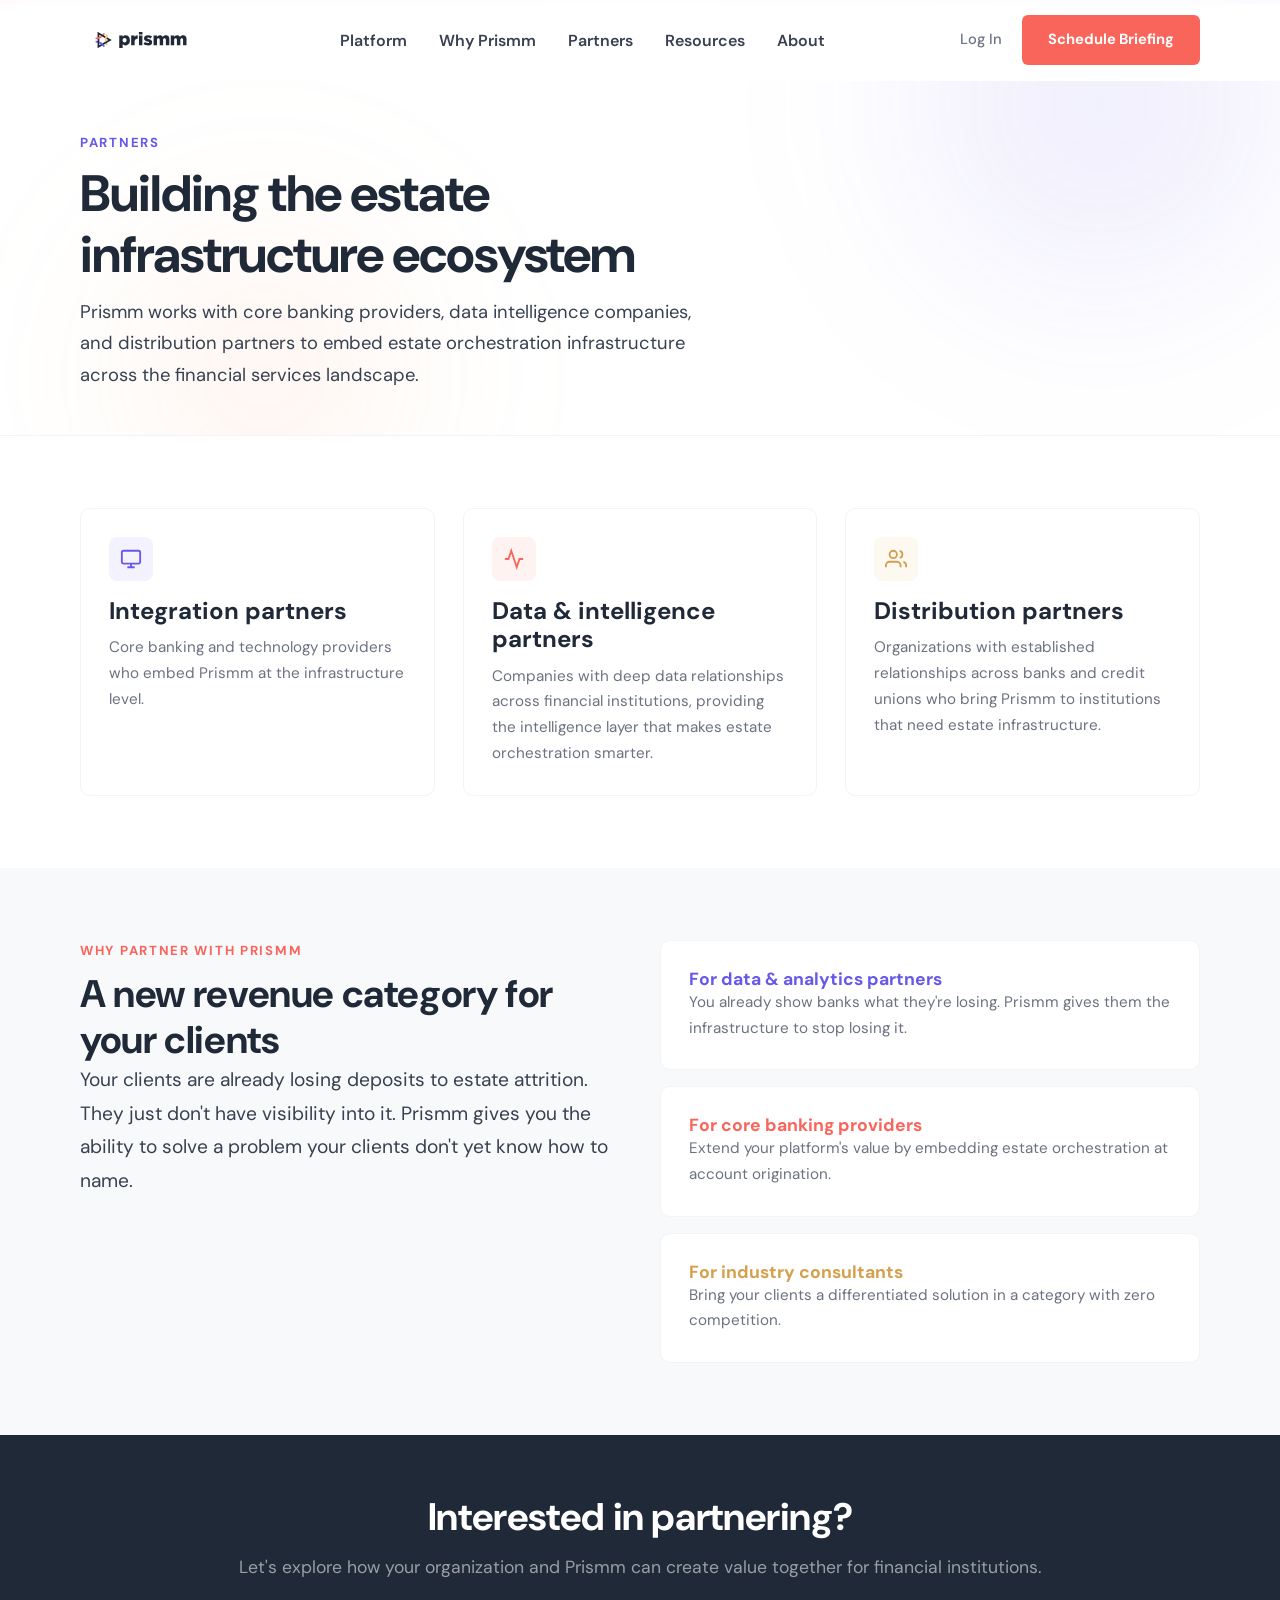
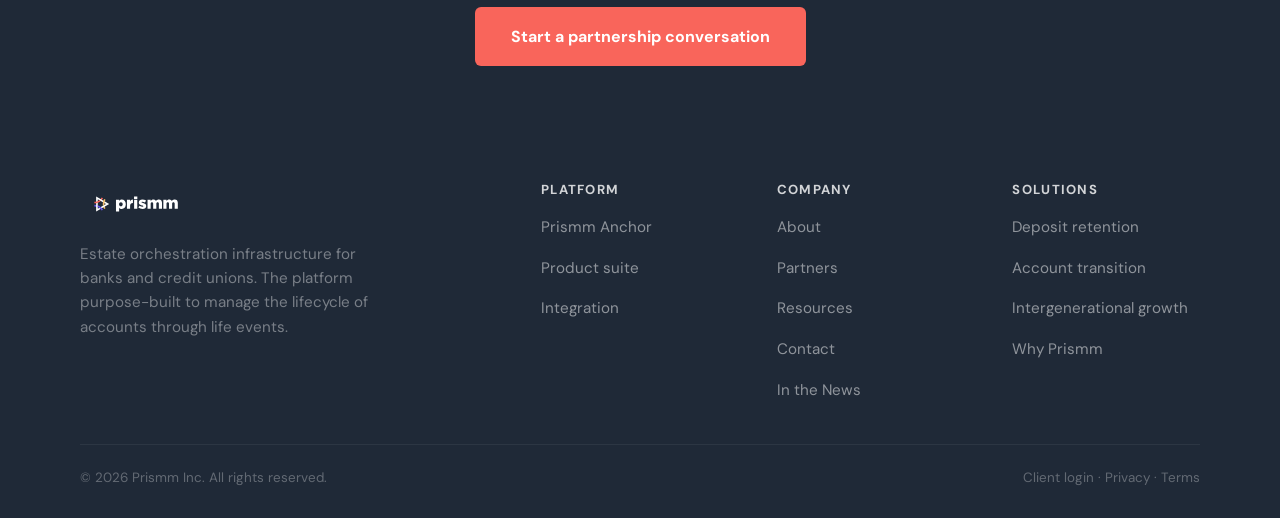
<file: partners.html>
<!DOCTYPE html><html lang="en"><head><meta charset="UTF-8"><meta name="viewport" content="width=device-width, initial-scale=1.0"><title>Partners — Prismm | Integration & Distribution Partners</title><meta name="description" content="Prismm partners with core banking providers, data companies, and distribution networks to bring estate orchestration infrastructure to every financial institution."><meta name="robots" content="index, follow"><link rel="canonical" href="https://getprismm.com/partners"><link rel="stylesheet" href="css/style.css?v=7"><link rel="icon" href="images/logo-light.svg" type="image/svg+xml"></head><body>
<a href="#main" class="skip-link">Skip to main content</a><div class="accent-bar" role="presentation"></div><nav class="nav" role="navigation" aria-label="Main navigation"><div class="nav__inner"><a href="/" class="nav__logo" aria-label="Prismm homepage"><img src="images/logo-light.svg" alt="Prismm" width="200" height="75"></a><ul class="nav__links" role="menubar"><li role="none"><a href="platform.html" role="menuitem">Platform</a></li><li role="none"><a href="why-prismm.html" role="menuitem">Why Prismm</a></li><li role="none"><a href="partners.html" role="menuitem">Partners</a></li><li role="none"><a href="resources.html" role="menuitem">Resources</a></li><li role="none"><a href="about.html" role="menuitem">About</a></li></ul><div class="nav__right"><a href="https://app.getprismm.com/session/new" class="nav__login">Log In</a><a href="contact.html" class="nav__cta">Schedule Briefing</a></div><button class="nav__toggle" aria-label="Toggle navigation menu" aria-expanded="false"><span></span><span></span><span></span></button></div></nav>
<main id="main">
  <section class="page-header"><div class="container"><span class="label">Partners</span><h1>Building the estate<br>infrastructure ecosystem</h1><p>Prismm works with core banking providers, data intelligence companies, and distribution partners to embed estate orchestration infrastructure across the financial services landscape.</p></div></section>
  <section class="section"><div class="container"><div class="grid-3 reveal">
    <article class="card"><div class="card__icon card__icon--purple" aria-hidden="true"><svg width="22" height="22" viewBox="0 0 24 24" fill="none" stroke="currentColor" stroke-width="2"><rect x="2" y="3" width="20" height="14" rx="2"/><path d="M8 21h8M12 17v4"/></svg></div><h3>Integration partners</h3><p>Core banking and technology providers who embed Prismm at the infrastructure level.</p></article>
    <article class="card"><div class="card__icon card__icon--coral" aria-hidden="true"><svg width="22" height="22" viewBox="0 0 24 24" fill="none" stroke="currentColor" stroke-width="2"><path d="M22 12h-4l-3 9L9 3l-3 9H2"/></svg></div><h3>Data &amp; intelligence partners</h3><p>Companies with deep data relationships across financial institutions, providing the intelligence layer that makes estate orchestration smarter.</p></article>
    <article class="card"><div class="card__icon card__icon--gold" aria-hidden="true"><svg width="22" height="22" viewBox="0 0 24 24" fill="none" stroke="currentColor" stroke-width="2"><path d="M17 21v-2a4 4 0 0 0-4-4H5a4 4 0 0 0-4 4v2"/><circle cx="9" cy="7" r="4"/><path d="M23 21v-2a4 4 0 0 0-3-3.87M16 3.13a4 4 0 0 1 0 7.75"/></svg></div><h3>Distribution partners</h3><p>Organizations with established relationships across banks and credit unions who bring Prismm to institutions that need estate infrastructure.</p></article>
  </div></div></section>
  <section class="section section--light"><div class="container"><div class="grid-2 reveal">
    <div><span class="label label--coral">Why partner with Prismm</span><h2>A new revenue category for your clients</h2><p class="text-lg">Your clients are already losing deposits to estate attrition. They just don't have visibility into it. Prismm gives you the ability to solve a problem your clients don't yet know how to name.</p></div>
    <div>
      <article class="card" style="margin-bottom:16px"><h4 style="color:var(--purple)">For data &amp; analytics partners</h4><p style="font-size:.95rem">You already show banks what they're losing. Prismm gives them the infrastructure to stop losing it.</p></article>
      <article class="card" style="margin-bottom:16px"><h4 style="color:var(--coral)">For core banking providers</h4><p style="font-size:.95rem">Extend your platform's value by embedding estate orchestration at account origination.</p></article>
      <article class="card"><h4 style="color:var(--gold-dark)">For industry consultants</h4><p style="font-size:.95rem">Bring your clients a differentiated solution in a category with zero competition.</p></article>
    </div>
  </div></div></section>
  <section class="cta-section"><div class="container"><h2>Interested in partnering?</h2><p>Let's explore how your organization and Prismm can create value together for financial institutions.</p><a href="contact.html" class="btn btn--coral">Start a partnership conversation</a></div></section>
</main>
<footer class="footer" role="contentinfo"><div class="container"><div class="footer__grid"><div><div class="footer__logo"><img src="images/logo-dark.svg" alt="Prismm" width="180" height="67" loading="lazy"></div><p class="footer__tagline">Estate orchestration infrastructure for banks and credit unions. The platform purpose-built to manage the lifecycle of accounts through life events.</p></div><div><h4>Platform</h4><nav aria-label="Platform links"><ul class="footer__links"><li><a href="platform.html">Prismm Anchor</a></li><li><a href="platform.html#suite">Product suite</a></li><li><a href="platform.html#integration">Integration</a></li></ul></nav></div><div><h4>Company</h4><nav aria-label="Company links"><ul class="footer__links"><li><a href="about.html">About</a></li><li><a href="partners.html">Partners</a></li><li><a href="resources.html">Resources</a></li><li><a href="contact.html">Contact</a></li><li><a href="news.html">In the News</a></li></ul></nav></div><div><h4>Solutions</h4><nav aria-label="Solutions links"><ul class="footer__links"><li><a href="why-prismm.html#retention">Deposit retention</a></li><li><a href="why-prismm.html#transition">Account transition</a></li><li><a href="why-prismm.html#growth">Intergenerational growth</a></li><li><a href="why-prismm.html">Why Prismm</a></li></ul></nav></div></div><div class="footer__bottom"><span>&copy; 2026 Prismm Inc. All rights reserved.</span><span><a href="https://app.getprismm.com/session/new">Client login</a> &middot; <a href="#">Privacy</a> &middot; <a href="#">Terms</a></span></div></div></footer><script src="js/main.js?v=7"></script>
</body></html>
</file>
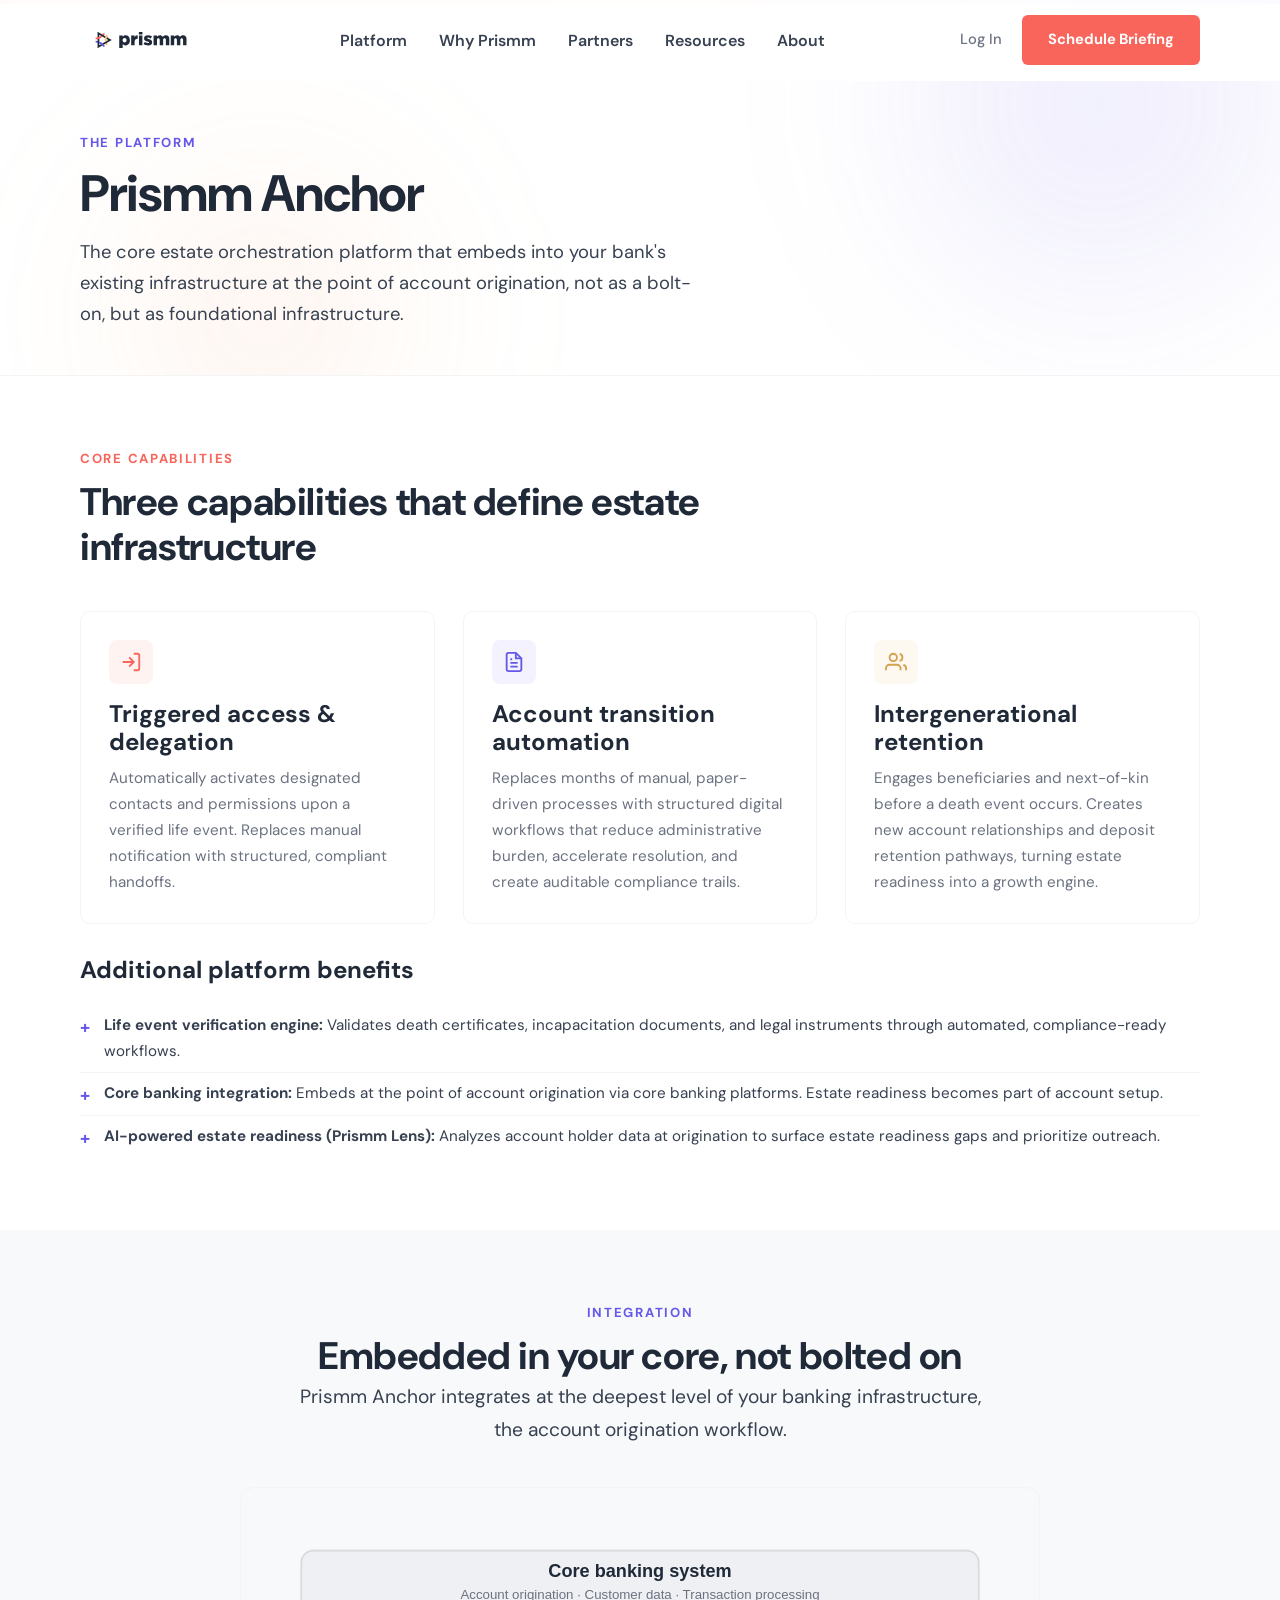
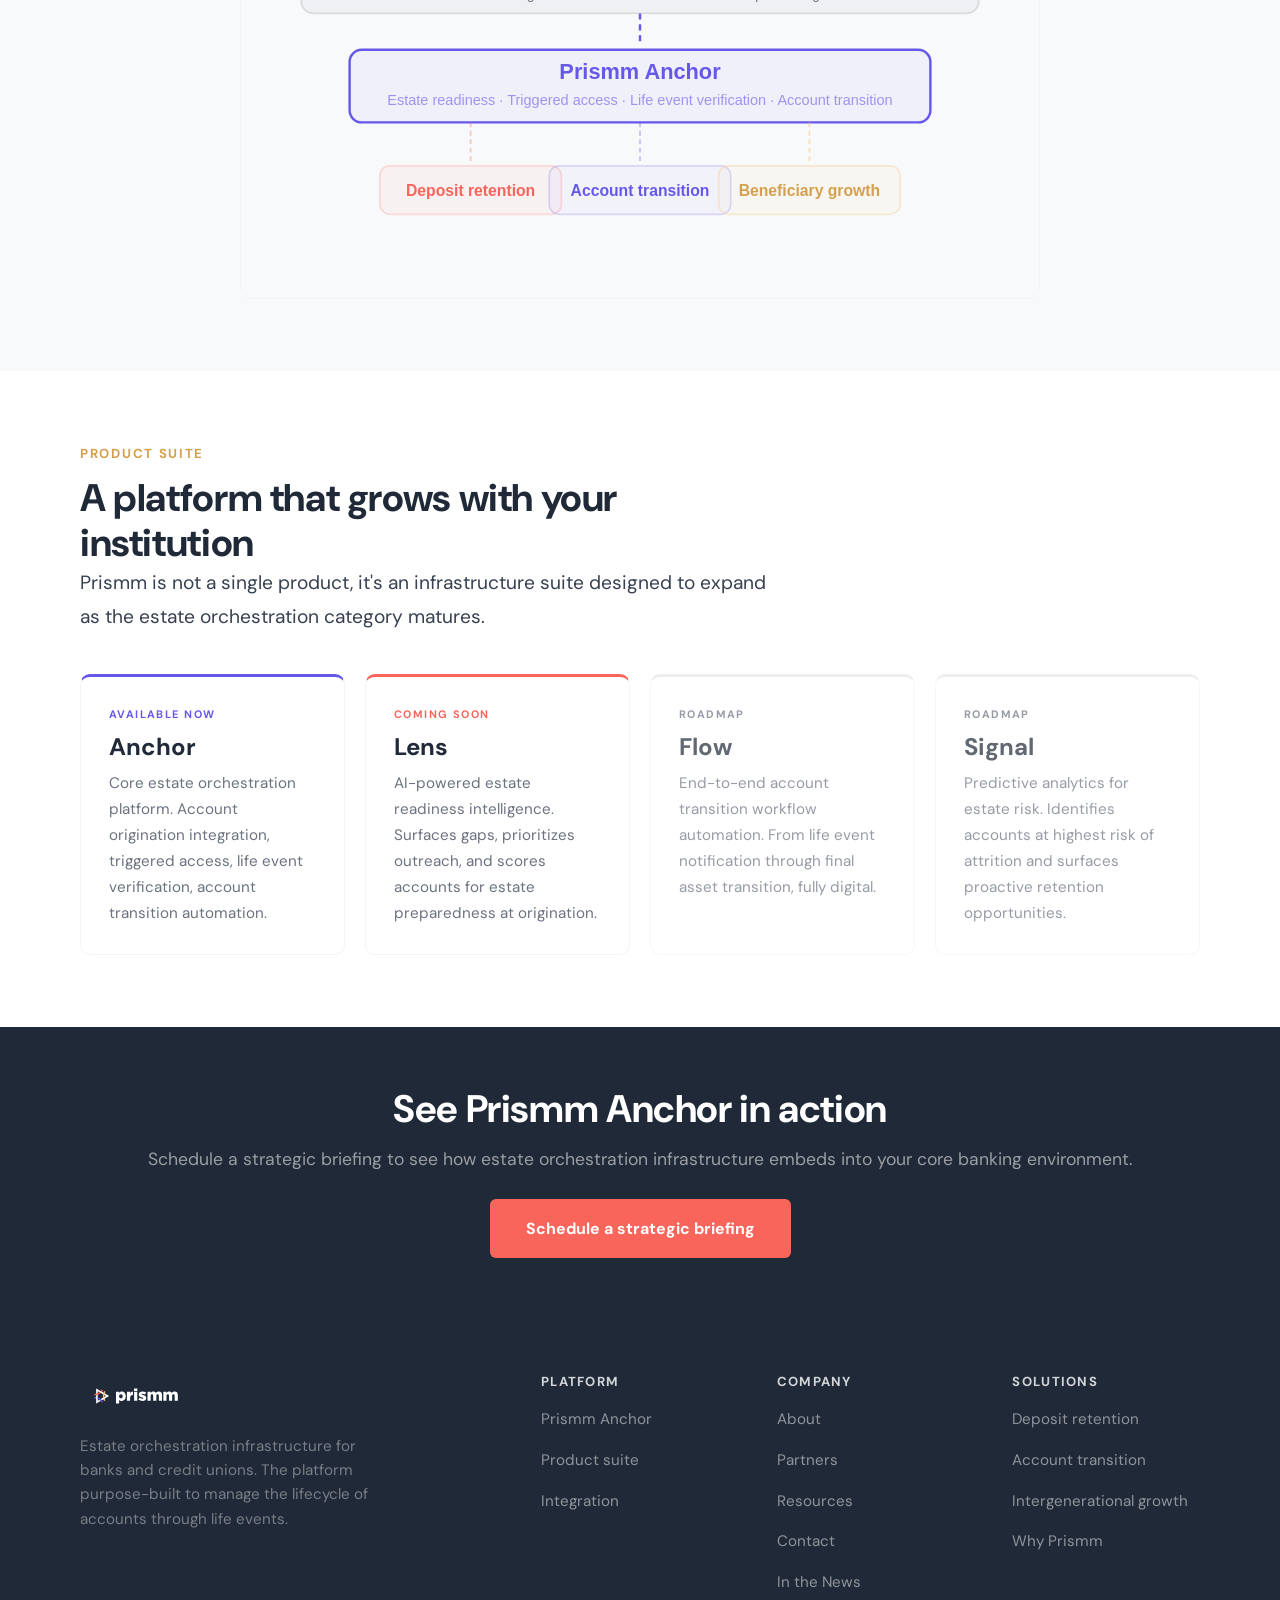
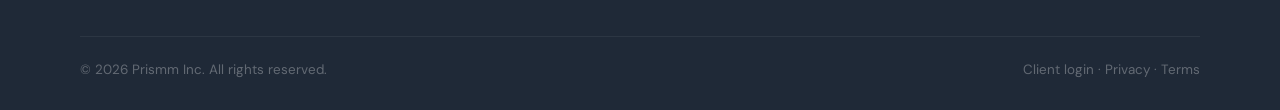
<file: platform.html>
<!DOCTYPE html><html lang="en"><head><meta charset="UTF-8"><meta name="viewport" content="width=device-width, initial-scale=1.0"><title>Platform — Prismm Anchor | Estate Orchestration Infrastructure</title><meta name="description" content="Prismm Anchor is the core estate orchestration platform. Three core capabilities: triggered access, account transition automation, and intergenerational retention."><meta name="robots" content="index, follow"><link rel="canonical" href="https://getprismm.com/platform"><link rel="stylesheet" href="css/style.css?v=7"><link rel="icon" href="images/logo-light.svg" type="image/svg+xml"></head><body>
<a href="#main" class="skip-link">Skip to main content</a><div class="accent-bar" role="presentation"></div><nav class="nav" role="navigation" aria-label="Main navigation"><div class="nav__inner"><a href="/" class="nav__logo" aria-label="Prismm homepage"><img src="images/logo-light.svg" alt="Prismm" width="200" height="75"></a><ul class="nav__links" role="menubar"><li role="none"><a href="platform.html" role="menuitem">Platform</a></li><li role="none"><a href="why-prismm.html" role="menuitem">Why Prismm</a></li><li role="none"><a href="partners.html" role="menuitem">Partners</a></li><li role="none"><a href="resources.html" role="menuitem">Resources</a></li><li role="none"><a href="about.html" role="menuitem">About</a></li></ul><div class="nav__right"><a href="https://app.getprismm.com/session/new" class="nav__login">Log In</a><a href="contact.html" class="nav__cta">Schedule Briefing</a></div><button class="nav__toggle" aria-label="Toggle navigation menu" aria-expanded="false"><span></span><span></span><span></span></button></div></nav>
<main id="main">
  <section class="page-header"><div class="container"><span class="label">The platform</span><h1>Prismm Anchor</h1><p>The core estate orchestration platform that embeds into your bank's existing infrastructure at the point of account origination, not as a bolt-on, but as foundational infrastructure.</p></div></section>
  <section class="section" aria-labelledby="cap-heading"><div class="container">
    <div class="section__header reveal"><span class="label label--coral">Core capabilities</span><h2 id="cap-heading">Three capabilities that define estate infrastructure</h2></div>
    <div class="grid-3 reveal">
      <article class="card"><div class="card__icon card__icon--coral" aria-hidden="true"><svg width="22" height="22" viewBox="0 0 24 24" fill="none" stroke="currentColor" stroke-width="2"><path d="M15 3h4a2 2 0 0 1 2 2v14a2 2 0 0 1-2 2h-4M10 17l5-5-5-5M13.8 12H3"/></svg></div><h3>Triggered access &amp; delegation</h3><p>Automatically activates designated contacts and permissions upon a verified life event. Replaces manual notification with structured, compliant handoffs.</p></article>
      <article class="card"><div class="card__icon card__icon--purple" aria-hidden="true"><svg width="22" height="22" viewBox="0 0 24 24" fill="none" stroke="currentColor" stroke-width="2"><path d="M14 2H6a2 2 0 0 0-2 2v16a2 2 0 0 0 2 2h12a2 2 0 0 0 2-2V8z"/><path d="M14 2v6h6M16 13H8M16 17H8M10 9H8"/></svg></div><h3>Account transition automation</h3><p>Replaces months of manual, paper-driven processes with structured digital workflows that reduce administrative burden, accelerate resolution, and create auditable compliance trails.</p></article>
      <article class="card"><div class="card__icon card__icon--gold" aria-hidden="true"><svg width="22" height="22" viewBox="0 0 24 24" fill="none" stroke="currentColor" stroke-width="2"><path d="M17 21v-2a4 4 0 0 0-4-4H5a4 4 0 0 0-4 4v2"/><circle cx="9" cy="7" r="4"/><path d="M23 21v-2a4 4 0 0 0-3-3.87M16 3.13a4 4 0 0 1 0 7.75"/></svg></div><h3>Intergenerational retention</h3><p>Engages beneficiaries and next-of-kin before a death event occurs. Creates new account relationships and deposit retention pathways, turning estate readiness into a growth engine.</p></article>
    </div>
    <div class="reveal" style="margin-top:32px"><h3 style="margin-bottom:12px">Additional platform benefits</h3>
      <ul class="sub-benefits">
        <li><strong>Life event verification engine:</strong> Validates death certificates, incapacitation documents, and legal instruments through automated, compliance-ready workflows.</li>
        <li><strong>Core banking integration:</strong> Embeds at the point of account origination via core banking platforms. Estate readiness becomes part of account setup.</li>
        <li><strong>AI-powered estate readiness (Prismm Lens):</strong> Analyzes account holder data at origination to surface estate readiness gaps and prioritize outreach.</li>
      </ul>
    </div>
  </div></section>
  <section class="section section--light" id="integration" aria-labelledby="int-heading"><div class="container">
    <div class="section__header section__header--center reveal"><span class="label">Integration</span><h2 id="int-heading">Embedded in your core, not bolted on</h2><p class="text-lg">Prismm Anchor integrates at the deepest level of your banking infrastructure, the account origination workflow.</p></div>
    <div class="reveal integration-visual"><div class="feature-row__visual" style="padding:48px 36px;min-height:auto" role="img" aria-label="Architecture diagram showing Prismm Anchor embedded in core banking">
      <svg width="100%" viewBox="0 0 600 260" fill="none" xmlns="http://www.w3.org/2000/svg" role="presentation">
        <rect x="20" y="12" width="560" height="52" rx="10" fill="rgba(31,41,55,0.04)" stroke="rgba(31,41,55,0.12)" stroke-width="1.5"/>
        <text x="300" y="34" text-anchor="middle" fill="#1F2937" font-family="sans-serif" font-size="15" font-weight="600">Core banking system</text>
        <text x="300" y="52" text-anchor="middle" fill="#6B7280" font-family="sans-serif" font-size="11">Account origination · Customer data · Transaction processing</text>
        <line x1="300" y1="64" x2="300" y2="90" stroke="#6658EA" stroke-width="2" stroke-dasharray="5 4"/>
        <rect x="60" y="94" width="480" height="60" rx="10" fill="rgba(102,88,234,0.05)" stroke="#6658EA" stroke-width="2"/>
        <text x="300" y="118" text-anchor="middle" fill="#6658EA" font-family="sans-serif" font-size="18" font-weight="700">Prismm Anchor</text>
        <text x="300" y="140" text-anchor="middle" fill="#6658EA" font-family="sans-serif" font-size="12" opacity="0.6">Estate readiness · Triggered access · Life event verification · Account transition</text>
        <line x1="160" y1="154" x2="160" y2="186" stroke="rgba(249,101,91,0.35)" stroke-width="1.5" stroke-dasharray="4 3"/>
        <line x1="300" y1="154" x2="300" y2="186" stroke="rgba(102,88,234,0.35)" stroke-width="1.5" stroke-dasharray="4 3"/>
        <line x1="440" y1="154" x2="440" y2="186" stroke="rgba(245,192,112,0.45)" stroke-width="1.5" stroke-dasharray="4 3"/>
        <rect x="85" y="190" width="150" height="40" rx="8" fill="rgba(249,101,91,0.05)" stroke="rgba(249,101,91,0.2)" stroke-width="1.5"/><text x="160" y="215" text-anchor="middle" fill="#F9655B" font-family="sans-serif" font-size="13" font-weight="600">Deposit retention</text>
        <rect x="225" y="190" width="150" height="40" rx="8" fill="rgba(102,88,234,0.04)" stroke="rgba(102,88,234,0.2)" stroke-width="1.5"/><text x="300" y="215" text-anchor="middle" fill="#6658EA" font-family="sans-serif" font-size="13" font-weight="600">Account transition</text>
        <rect x="365" y="190" width="150" height="40" rx="8" fill="rgba(245,192,112,0.06)" stroke="rgba(245,192,112,0.3)" stroke-width="1.5"/><text x="440" y="215" text-anchor="middle" fill="#D4A04E" font-family="sans-serif" font-size="13" font-weight="600">Beneficiary growth</text>
      </svg>
    </div></div>
  </div></section>
  <section class="section" id="suite" aria-labelledby="suite-heading"><div class="container">
    <div class="section__header reveal"><span class="label label--gold">Product suite</span><h2 id="suite-heading">A platform that grows with your institution</h2><p class="text-lg">Prismm is not a single product, it's an infrastructure suite designed to expand as the estate orchestration category matures.</p></div>
    <div class="grid-4 reveal">
      <article class="card" style="border-top:3px solid var(--purple)"><span class="label" style="font-size:.68rem">Available now</span><h3>Anchor</h3><p>Core estate orchestration platform. Account origination integration, triggered access, life event verification, account transition automation.</p></article>
      <article class="card" style="border-top:3px solid var(--coral)"><span class="label label--coral" style="font-size:.68rem">Coming soon</span><h3>Lens</h3><p>AI-powered estate readiness intelligence. Surfaces gaps, prioritizes outreach, and scores accounts for estate preparedness at origination.</p></article>
      <article class="card" style="border-top:3px solid var(--border);opacity:.7"><span class="label" style="font-size:.68rem;color:var(--muted-text)">Roadmap</span><h3>Flow</h3><p>End-to-end account transition workflow automation. From life event notification through final asset transition, fully digital.</p></article>
      <article class="card" style="border-top:3px solid var(--border);opacity:.7"><span class="label" style="font-size:.68rem;color:var(--muted-text)">Roadmap</span><h3>Signal</h3><p>Predictive analytics for estate risk. Identifies accounts at highest risk of attrition and surfaces proactive retention opportunities.</p></article>
    </div>
  </div></section>
  <section class="cta-section"><div class="container"><h2>See Prismm Anchor in action</h2><p>Schedule a strategic briefing to see how estate orchestration infrastructure embeds into your core banking environment.</p><a href="contact.html" class="btn btn--coral">Schedule a strategic briefing</a></div></section>
</main>
<footer class="footer" role="contentinfo"><div class="container"><div class="footer__grid"><div><div class="footer__logo"><img src="images/logo-dark.svg" alt="Prismm" width="180" height="67" loading="lazy"></div><p class="footer__tagline">Estate orchestration infrastructure for banks and credit unions. The platform purpose-built to manage the lifecycle of accounts through life events.</p></div><div><h4>Platform</h4><nav aria-label="Platform links"><ul class="footer__links"><li><a href="platform.html">Prismm Anchor</a></li><li><a href="platform.html#suite">Product suite</a></li><li><a href="platform.html#integration">Integration</a></li></ul></nav></div><div><h4>Company</h4><nav aria-label="Company links"><ul class="footer__links"><li><a href="about.html">About</a></li><li><a href="partners.html">Partners</a></li><li><a href="resources.html">Resources</a></li><li><a href="contact.html">Contact</a></li><li><a href="news.html">In the News</a></li></ul></nav></div><div><h4>Solutions</h4><nav aria-label="Solutions links"><ul class="footer__links"><li><a href="why-prismm.html#retention">Deposit retention</a></li><li><a href="why-prismm.html#transition">Account transition</a></li><li><a href="why-prismm.html#growth">Intergenerational growth</a></li><li><a href="why-prismm.html">Why Prismm</a></li></ul></nav></div></div><div class="footer__bottom"><span>&copy; 2026 Prismm Inc. All rights reserved.</span><span><a href="https://app.getprismm.com/session/new">Client login</a> &middot; <a href="#">Privacy</a> &middot; <a href="#">Terms</a></span></div></div></footer><script src="js/main.js?v=7"></script>
</body></html>
</file>
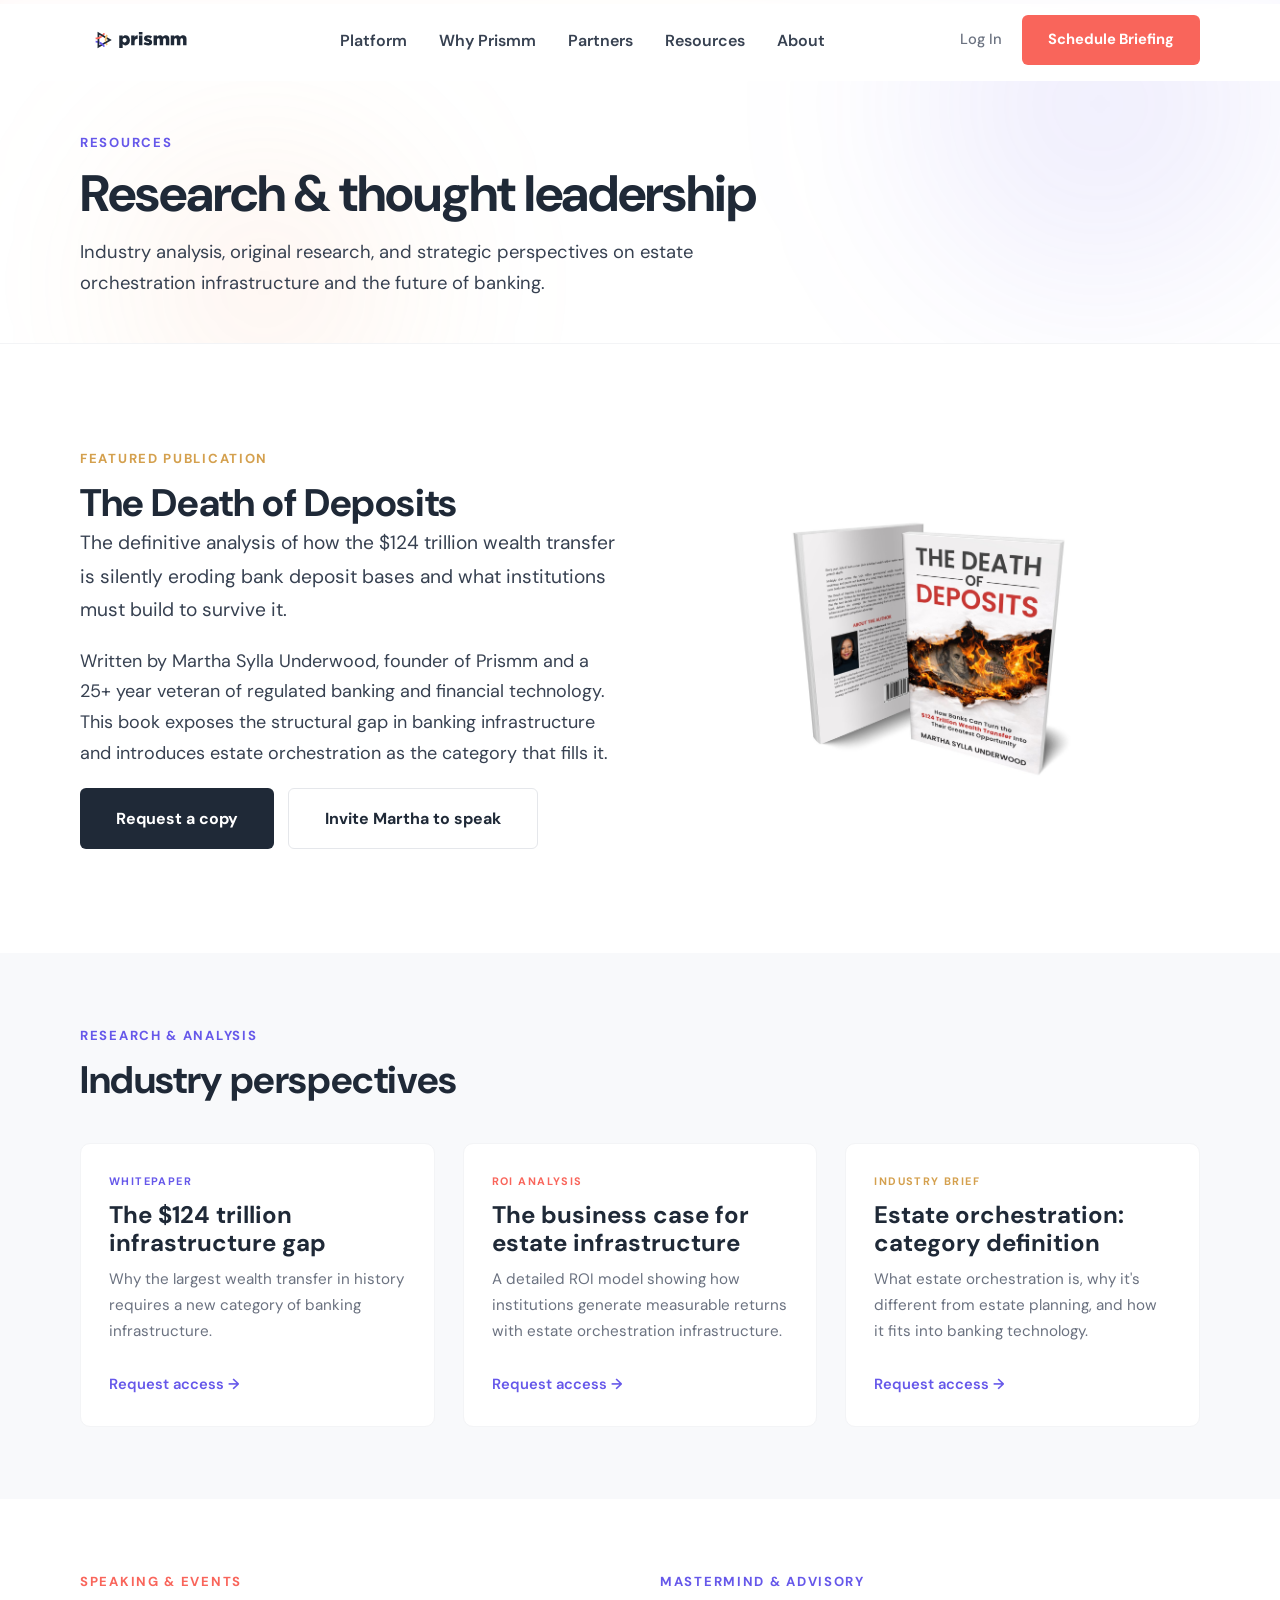
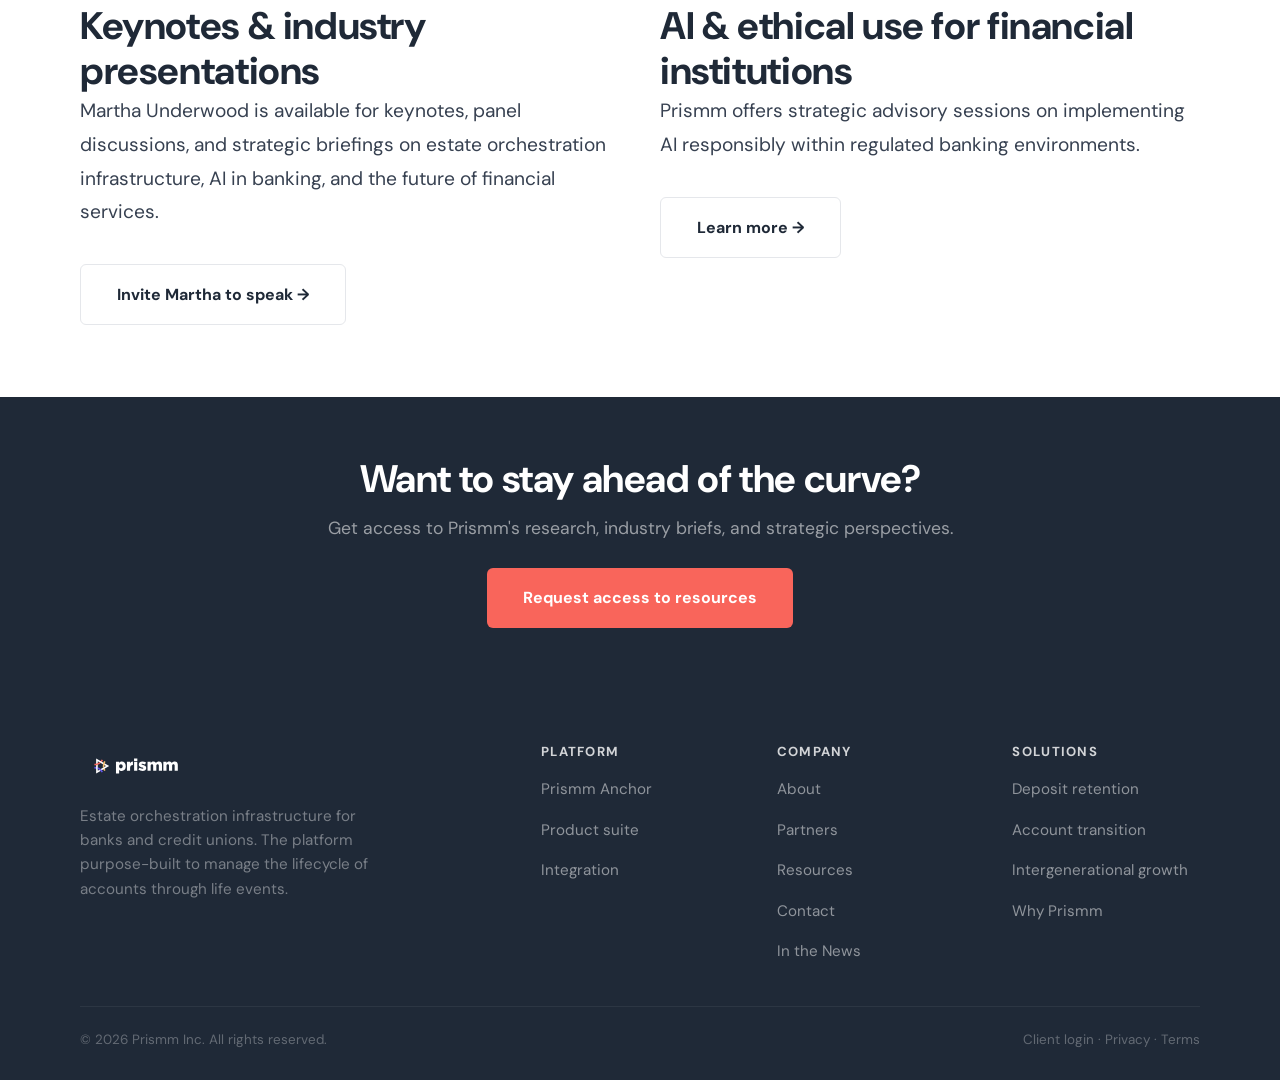
<file: resources.html>
<!DOCTYPE html><html lang="en"><head><meta charset="UTF-8"><meta name="viewport" content="width=device-width, initial-scale=1.0"><title>Resources — Prismm | Research & Thought Leadership</title><meta name="description" content="Industry analysis, original research, and strategic perspectives on estate orchestration infrastructure from Prismm."><meta name="robots" content="index, follow"><link rel="canonical" href="https://getprismm.com/resources"><link rel="stylesheet" href="css/style.css?v=7"><link rel="icon" href="images/logo-light.svg" type="image/svg+xml"></head><body>
<a href="#main" class="skip-link">Skip to main content</a><div class="accent-bar" role="presentation"></div><nav class="nav" role="navigation" aria-label="Main navigation"><div class="nav__inner"><a href="/" class="nav__logo" aria-label="Prismm homepage"><img src="images/logo-light.svg" alt="Prismm" width="200" height="75"></a><ul class="nav__links" role="menubar"><li role="none"><a href="platform.html" role="menuitem">Platform</a></li><li role="none"><a href="why-prismm.html" role="menuitem">Why Prismm</a></li><li role="none"><a href="partners.html" role="menuitem">Partners</a></li><li role="none"><a href="resources.html" role="menuitem">Resources</a></li><li role="none"><a href="about.html" role="menuitem">About</a></li></ul><div class="nav__right"><a href="https://app.getprismm.com/session/new" class="nav__login">Log In</a><a href="contact.html" class="nav__cta">Schedule Briefing</a></div><button class="nav__toggle" aria-label="Toggle navigation menu" aria-expanded="false"><span></span><span></span><span></span></button></div></nav>
<main id="main">
  <section class="page-header"><div class="container"><span class="label">Resources</span><h1>Research &amp; thought leadership</h1><p>Industry analysis, original research, and strategic perspectives on estate orchestration infrastructure and the future of banking.</p></div></section>
  <section class="section" aria-labelledby="book-heading"><div class="container"><div class="feature-row reveal"><div><span class="label label--gold">Featured publication</span><h2 id="book-heading">The Death of Deposits</h2><p class="text-lg">The definitive analysis of how the $124 trillion wealth transfer is silently eroding bank deposit bases and what institutions must build to survive it.</p><p>Written by Martha Sylla Underwood, founder of Prismm and a 25+ year veteran of regulated banking and financial technology. This book exposes the structural gap in banking infrastructure and introduces estate orchestration as the category that fills it.</p><div class="btn-group" style="margin-top:20px"><a href="contact.html" class="btn btn--primary">Request a copy</a><a href="contact.html" class="btn btn--secondary">Invite Martha to speak</a></div></div>
  <div style="display:flex;align-items:center;justify-content:center"><img src="images/death-of-deposits-book.jpg" alt="The Death of Deposits by Martha Sylla Underwood - How Banks Can Turn the $124 Trillion Wealth Transfer Into Their Greatest Opportunity" class="book-img" style="max-width:480px" loading="lazy"></div></div></div></section>
  <section class="section section--light"><div class="container">
    <div class="section__header reveal"><span class="label">Research &amp; analysis</span><h2>Industry perspectives</h2></div>
    <div class="grid-3 reveal">
      <article class="card"><span class="label" style="font-size:.68rem">Whitepaper</span><h3>The $124 trillion infrastructure gap</h3><p>Why the largest wealth transfer in history requires a new category of banking infrastructure.</p><a href="contact.html" style="color:var(--purple);font-size:.92rem;font-weight:600;display:inline-block;margin-top:12px">Request access →</a></article>
      <article class="card"><span class="label label--coral" style="font-size:.68rem">ROI analysis</span><h3>The business case for estate infrastructure</h3><p>A detailed ROI model showing how institutions generate measurable returns with estate orchestration infrastructure.</p><a href="contact.html" style="color:var(--purple);font-size:.92rem;font-weight:600;display:inline-block;margin-top:12px">Request access →</a></article>
      <article class="card"><span class="label label--gold" style="font-size:.68rem">Industry brief</span><h3>Estate orchestration: category definition</h3><p>What estate orchestration is, why it's different from estate planning, and how it fits into banking technology.</p><a href="contact.html" style="color:var(--purple);font-size:.92rem;font-weight:600;display:inline-block;margin-top:12px">Request access →</a></article>
    </div>
  </div></section>
  <section class="section"><div class="container"><div class="grid-2 reveal">
    <div><span class="label label--coral">Speaking &amp; events</span><h2>Keynotes &amp; industry presentations</h2><p class="text-lg">Martha Underwood is available for keynotes, panel discussions, and strategic briefings on estate orchestration infrastructure, AI in banking, and the future of financial services.</p><a href="contact.html" class="btn btn--secondary" style="margin-top:16px">Invite Martha to speak →</a></div>
    <div><span class="label">Mastermind &amp; advisory</span><h2>AI &amp; ethical use for financial institutions</h2><p class="text-lg">Prismm offers strategic advisory sessions on implementing AI responsibly within regulated banking environments.</p><a href="contact.html" class="btn btn--secondary" style="margin-top:16px">Learn more →</a></div>
  </div></div></section>
  <section class="cta-section"><div class="container"><h2>Want to stay ahead of the curve?</h2><p>Get access to Prismm's research, industry briefs, and strategic perspectives.</p><a href="contact.html" class="btn btn--coral">Request access to resources</a></div></section>
</main>
<footer class="footer" role="contentinfo"><div class="container"><div class="footer__grid"><div><div class="footer__logo"><img src="images/logo-dark.svg" alt="Prismm" width="180" height="67" loading="lazy"></div><p class="footer__tagline">Estate orchestration infrastructure for banks and credit unions. The platform purpose-built to manage the lifecycle of accounts through life events.</p></div><div><h4>Platform</h4><nav aria-label="Platform links"><ul class="footer__links"><li><a href="platform.html">Prismm Anchor</a></li><li><a href="platform.html#suite">Product suite</a></li><li><a href="platform.html#integration">Integration</a></li></ul></nav></div><div><h4>Company</h4><nav aria-label="Company links"><ul class="footer__links"><li><a href="about.html">About</a></li><li><a href="partners.html">Partners</a></li><li><a href="resources.html">Resources</a></li><li><a href="contact.html">Contact</a></li><li><a href="news.html">In the News</a></li></ul></nav></div><div><h4>Solutions</h4><nav aria-label="Solutions links"><ul class="footer__links"><li><a href="why-prismm.html#retention">Deposit retention</a></li><li><a href="why-prismm.html#transition">Account transition</a></li><li><a href="why-prismm.html#growth">Intergenerational growth</a></li><li><a href="why-prismm.html">Why Prismm</a></li></ul></nav></div></div><div class="footer__bottom"><span>&copy; 2026 Prismm Inc. All rights reserved.</span><span><a href="https://app.getprismm.com/session/new">Client login</a> &middot; <a href="#">Privacy</a> &middot; <a href="#">Terms</a></span></div></div></footer><script src="js/main.js?v=7"></script>
</body></html>
</file>
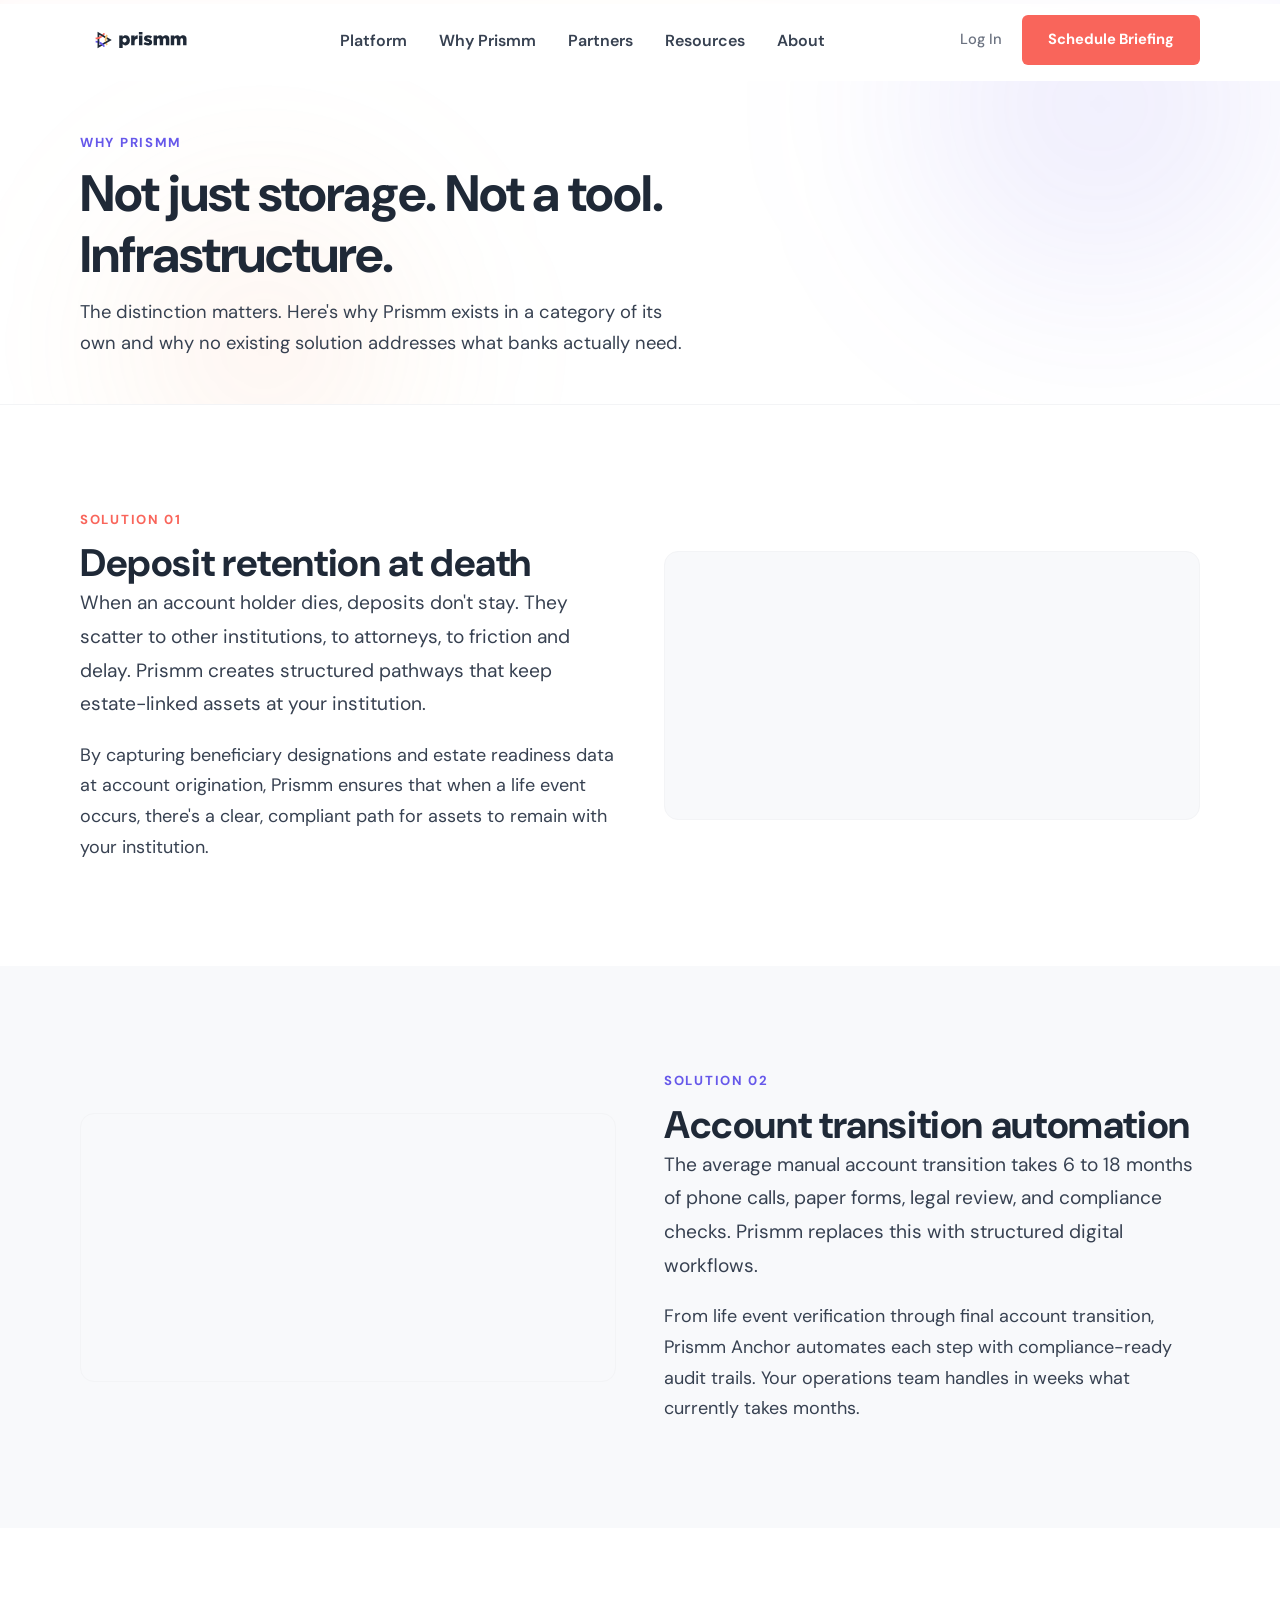
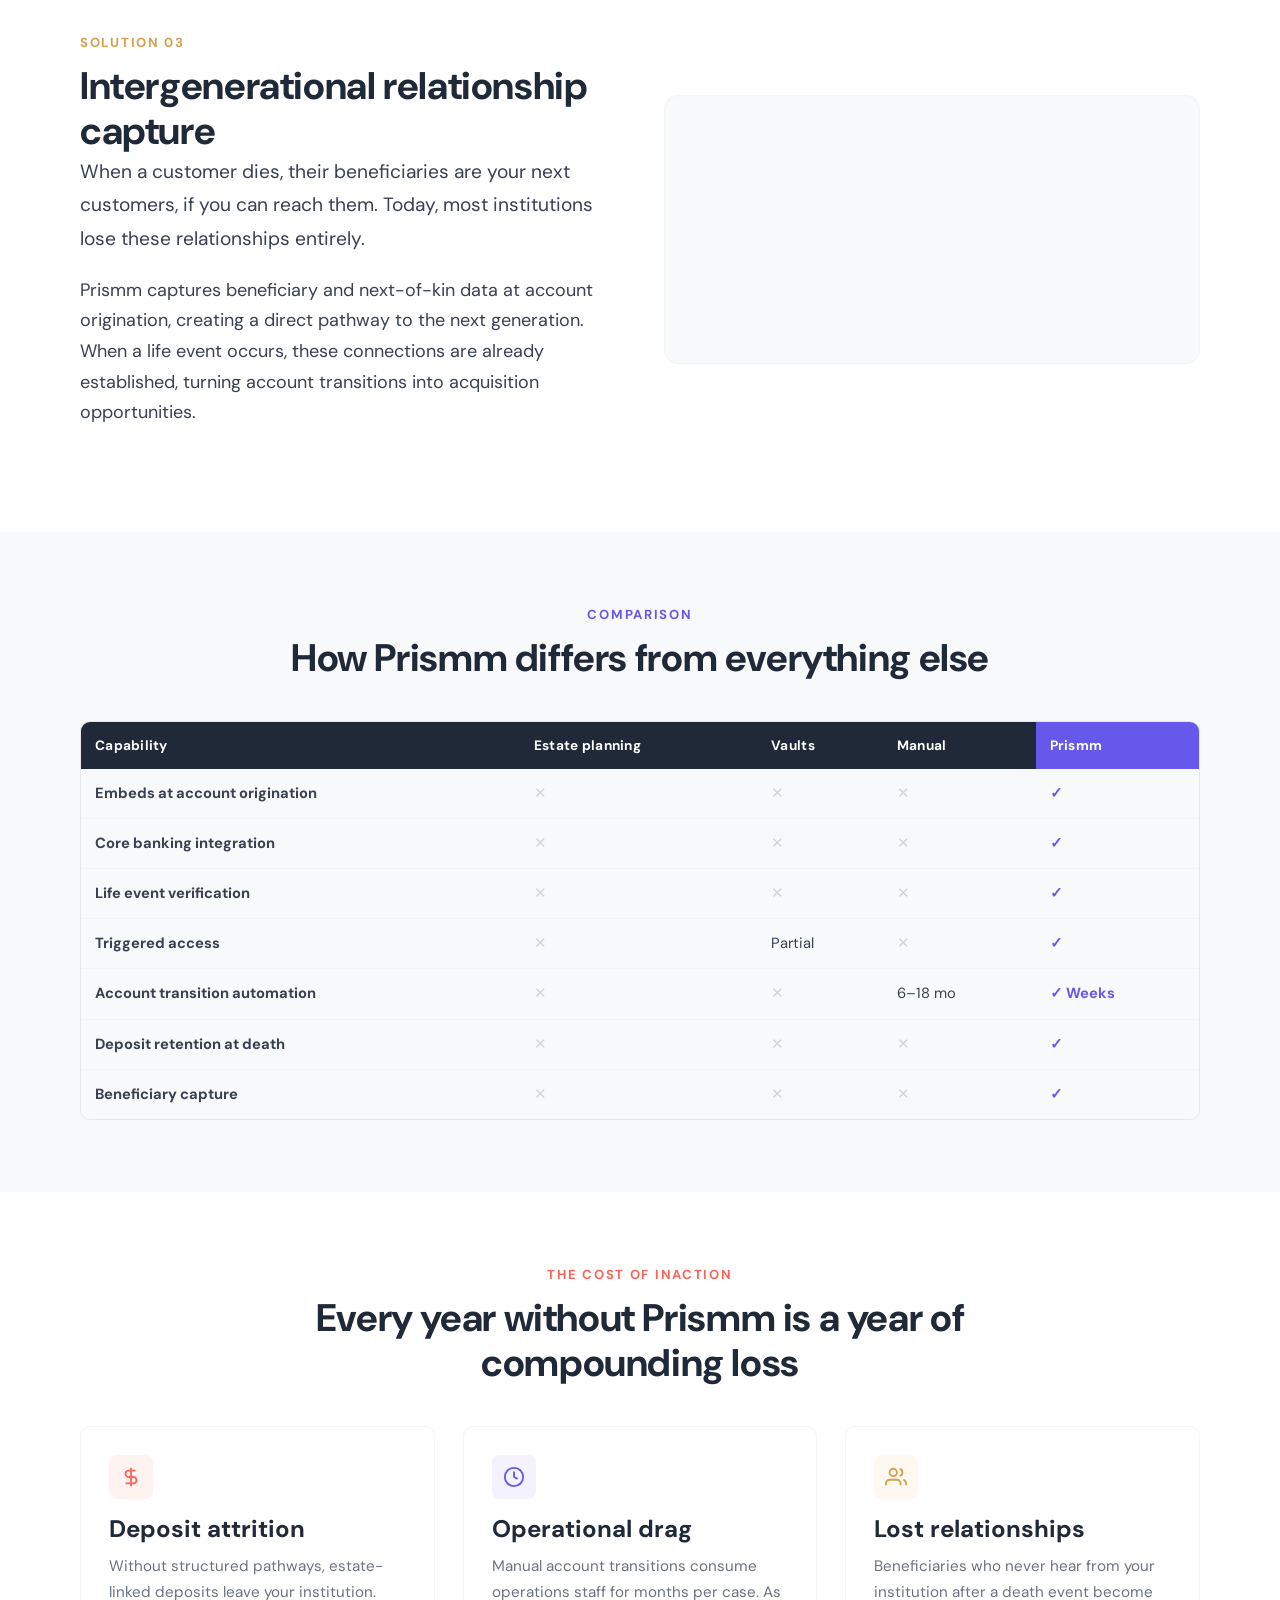
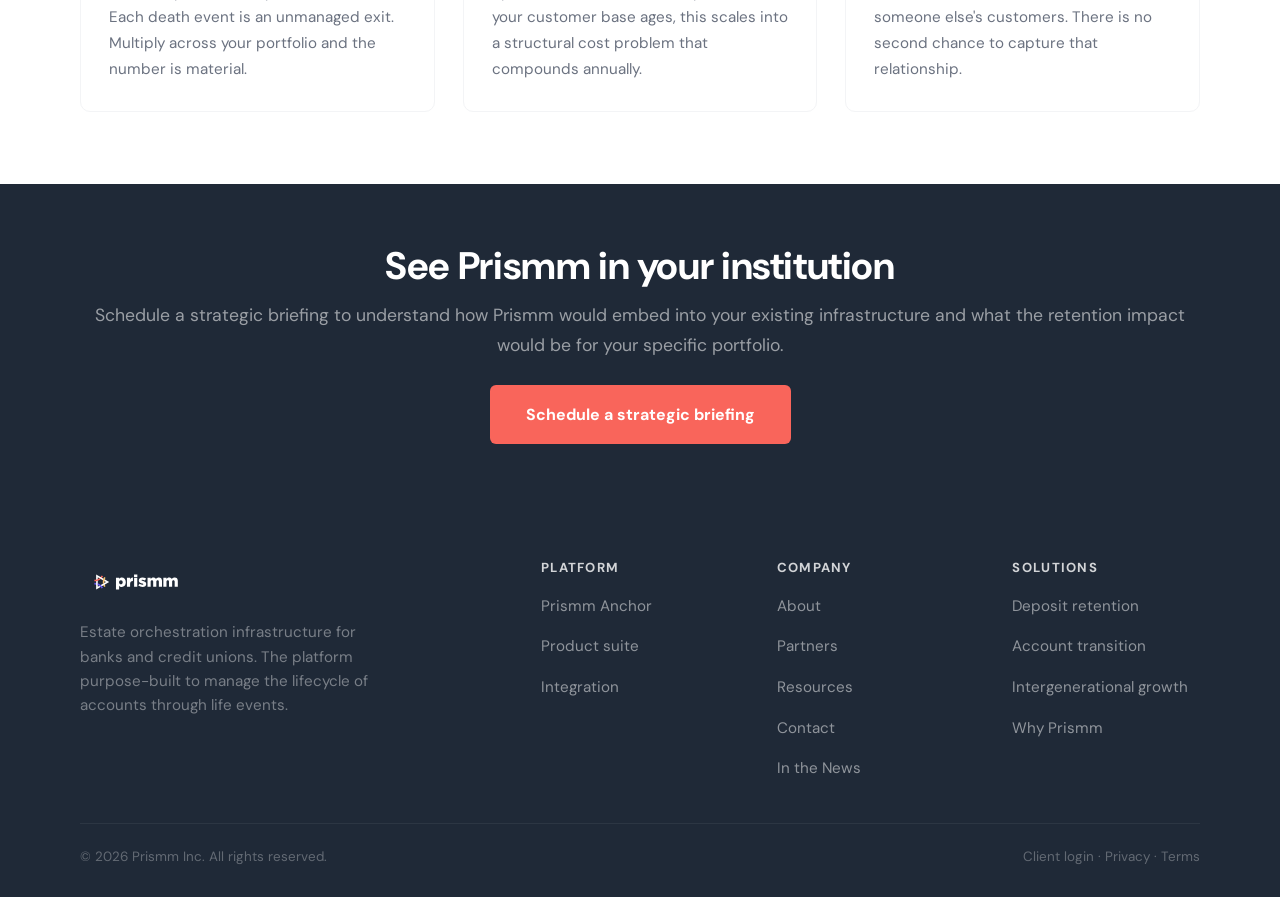
<file: why-prismm.html>
<!DOCTYPE html><html lang="en"><head><meta charset="UTF-8"><meta name="viewport" content="width=device-width, initial-scale=1.0"><title>Why Prismm — Not Just Storage. Infrastructure.</title><meta name="description" content="Prismm is not just storage, not estate planning software, and not a bolt-on. It is the infrastructure layer banks need. Deposit retention, account transition automation, and intergenerational growth."><meta name="robots" content="index, follow"><link rel="canonical" href="https://getprismm.com/why-prismm"><link rel="stylesheet" href="css/style.css?v=7"><link rel="icon" href="images/logo-light.svg" type="image/svg+xml">
<style>
@keyframes stepIn{0%,100%{opacity:0;transform:translateY(6px)}15%,80%{opacity:1;transform:translateY(0)}}
@keyframes lineGrow{0%,100%{stroke-dashoffset:60}20%,80%{stroke-dashoffset:0}}
@keyframes checkPop{0%,100%{transform:scale(0);opacity:0}25%,75%{transform:scale(1);opacity:1}}
</style>
</head><body>
<a href="#main" class="skip-link">Skip to main content</a><div class="accent-bar" role="presentation"></div><nav class="nav" role="navigation" aria-label="Main navigation"><div class="nav__inner"><a href="/" class="nav__logo" aria-label="Prismm homepage"><img src="images/logo-light.svg" alt="Prismm" width="200" height="75"></a><ul class="nav__links" role="menubar"><li role="none"><a href="platform.html" role="menuitem">Platform</a></li><li role="none"><a href="why-prismm.html" role="menuitem">Why Prismm</a></li><li role="none"><a href="partners.html" role="menuitem">Partners</a></li><li role="none"><a href="resources.html" role="menuitem">Resources</a></li><li role="none"><a href="about.html" role="menuitem">About</a></li></ul><div class="nav__right"><a href="https://app.getprismm.com/session/new" class="nav__login">Log In</a><a href="contact.html" class="nav__cta">Schedule Briefing</a></div><button class="nav__toggle" aria-label="Toggle navigation menu" aria-expanded="false"><span></span><span></span><span></span></button></div></nav>
<main id="main">
<section class="page-header"><div class="container"><span class="label">Why Prismm</span><h1>Not just storage. Not a tool.<br>Infrastructure.</h1><p>The distinction matters. Here's why Prismm exists in a category of its own and why no existing solution addresses what banks actually need.</p></div></section>
<section class="section" id="retention" aria-labelledby="ret-heading"><div class="container"><div class="feature-row reveal"><div><span class="label label--coral">Solution 01</span><h2 id="ret-heading">Deposit retention at death</h2><p class="text-lg">When an account holder dies, deposits don't stay. They scatter to other institutions, to attorneys, to friction and delay. Prismm creates structured pathways that keep estate-linked assets at your institution.</p><p>By capturing beneficiary designations and estate readiness data at account origination, Prismm ensures that when a life event occurs, there's a clear, compliant path for assets to remain with your institution.</p></div>
<div class="feature-row__visual" style="padding:0"><video autoplay loop muted playsinline style="width:100%;max-width:560px;border-radius:12px;display:block;"><source src="https://res.cloudinary.com/dialhpycd/video/upload/v1774465433/Prismm_New_Site_Images_4_zycku4.mp4" type="video/mp4"></video></div>
</div></div></section>
<section class="section section--light" id="transition" aria-labelledby="trans-heading"><div class="container"><div class="feature-row feature-row--reverse reveal"><div><span class="label">Solution 02</span><h2 id="trans-heading">Account transition automation</h2><p class="text-lg">The average manual account transition takes 6 to 18 months of phone calls, paper forms, legal review, and compliance checks. Prismm replaces this with structured digital workflows.</p><p>From life event verification through final account transition, Prismm Anchor automates each step with compliance-ready audit trails. Your operations team handles in weeks what currently takes months.</p></div>
<div class="feature-row__visual" style="padding:0"><video autoplay loop muted playsinline style="width:100%;max-width:560px;border-radius:12px;display:block;"><source src="https://res.cloudinary.com/dialhpycd/video/upload/v1774452074/Prismm_New_Site_Images_2_axni2y.mp4" type="video/mp4"></video></div>
</div></div></section>
<section class="section" id="growth" aria-labelledby="grow-heading"><div class="container"><div class="feature-row reveal"><div><span class="label label--gold">Solution 03</span><h2 id="grow-heading">Intergenerational relationship capture</h2><p class="text-lg">When a customer dies, their beneficiaries are your next customers, if you can reach them. Today, most institutions lose these relationships entirely.</p><p>Prismm captures beneficiary and next-of-kin data at account origination, creating a direct pathway to the next generation. When a life event occurs, these connections are already established, turning account transitions into acquisition opportunities.</p></div>
<div class="feature-row__visual" style="padding:0"><video autoplay loop muted playsinline style="width:100%;max-width:560px;border-radius:12px;display:block;"><source src="https://res.cloudinary.com/dialhpycd/video/upload/v1774452254/Prismm_New_Site_Images_3_m9jb7d.mp4" type="video/mp4"></video></div>
</div></div></section>
<section class="section section--light" aria-labelledby="comp-heading"><div class="container"><div class="section__header section__header--center reveal"><span class="label">Comparison</span><h2 id="comp-heading">How Prismm differs from everything else</h2></div><div class="reveal" style="overflow-x:auto"><table class="comparison-table" role="table" aria-label="Feature comparison"><thead><tr><th scope="col">Capability</th><th scope="col">Estate planning</th><th scope="col">Vaults</th><th scope="col">Manual</th><th scope="col">Prismm</th></tr></thead><tbody><tr><td><strong>Embeds at account origination</strong></td><td class="cross">✕</td><td class="cross">✕</td><td class="cross">✕</td><td class="check">✓</td></tr><tr><td><strong>Core banking integration</strong></td><td class="cross">✕</td><td class="cross">✕</td><td class="cross">✕</td><td class="check">✓</td></tr><tr><td><strong>Life event verification</strong></td><td class="cross">✕</td><td class="cross">✕</td><td class="cross">✕</td><td class="check">✓</td></tr><tr><td><strong>Triggered access</strong></td><td class="cross">✕</td><td>Partial</td><td class="cross">✕</td><td class="check">✓</td></tr><tr><td><strong>Account transition automation</strong></td><td class="cross">✕</td><td class="cross">✕</td><td>6–18 mo</td><td class="check">✓ Weeks</td></tr><tr><td><strong>Deposit retention at death</strong></td><td class="cross">✕</td><td class="cross">✕</td><td class="cross">✕</td><td class="check">✓</td></tr><tr><td><strong>Beneficiary capture</strong></td><td class="cross">✕</td><td class="cross">✕</td><td class="cross">✕</td><td class="check">✓</td></tr></tbody></table></div></div></section>
<section class="section" aria-labelledby="cost-heading"><div class="container"><div class="section__header section__header--center reveal"><span class="label label--coral">The cost of inaction</span><h2 id="cost-heading">Every year without Prismm is a year of compounding loss</h2></div><div class="grid-3 reveal reveal-delay-1"><article class="card"><div class="card__icon card__icon--coral" aria-hidden="true"><svg width="22" height="22" viewBox="0 0 24 24" fill="none" stroke="currentColor" stroke-width="2"><path d="M12 2v20M17 5H9.5a3.5 3.5 0 0 0 0 7h5a3.5 3.5 0 0 1 0 7H6"/></svg></div><h3>Deposit attrition</h3><p>Without structured pathways, estate-linked deposits leave your institution. Each death event is an unmanaged exit. Multiply across your portfolio and the number is material.</p></article><article class="card"><div class="card__icon card__icon--purple" aria-hidden="true"><svg width="22" height="22" viewBox="0 0 24 24" fill="none" stroke="currentColor" stroke-width="2"><circle cx="12" cy="12" r="10"/><polyline points="12 6 12 12 16 14"/></svg></div><h3>Operational drag</h3><p>Manual account transitions consume operations staff for months per case. As your customer base ages, this scales into a structural cost problem that compounds annually.</p></article><article class="card"><div class="card__icon card__icon--gold" aria-hidden="true"><svg width="22" height="22" viewBox="0 0 24 24" fill="none" stroke="currentColor" stroke-width="2"><path d="M17 21v-2a4 4 0 0 0-4-4H5a4 4 0 0 0-4 4v2"/><circle cx="9" cy="7" r="4"/><path d="M23 21v-2a4 4 0 0 0-3-3.87M16 3.13a4 4 0 0 1 0 7.75"/></svg></div><h3>Lost relationships</h3><p>Beneficiaries who never hear from your institution after a death event become someone else's customers. There is no second chance to capture that relationship.</p></article></div></div></section>
<section class="cta-section"><div class="container"><h2>See Prismm in your institution</h2><p>Schedule a strategic briefing to understand how Prismm would embed into your existing infrastructure and what the retention impact would be for your specific portfolio.</p><a href="contact.html" class="btn btn--coral">Schedule a strategic briefing</a></div></section>
</main>
<footer class="footer" role="contentinfo"><div class="container"><div class="footer__grid"><div><div class="footer__logo"><img src="images/logo-dark.svg" alt="Prismm" width="180" height="67" loading="lazy"></div><p class="footer__tagline">Estate orchestration infrastructure for banks and credit unions. The platform purpose-built to manage the lifecycle of accounts through life events.</p></div><div><h4>Platform</h4><nav aria-label="Platform links"><ul class="footer__links"><li><a href="platform.html">Prismm Anchor</a></li><li><a href="platform.html#suite">Product suite</a></li><li><a href="platform.html#integration">Integration</a></li></ul></nav></div><div><h4>Company</h4><nav aria-label="Company links"><ul class="footer__links"><li><a href="about.html">About</a></li><li><a href="partners.html">Partners</a></li><li><a href="resources.html">Resources</a></li><li><a href="contact.html">Contact</a></li><li><a href="news.html">In the News</a></li></ul></nav></div><div><h4>Solutions</h4><nav aria-label="Solutions links"><ul class="footer__links"><li><a href="why-prismm.html#retention">Deposit retention</a></li><li><a href="why-prismm.html#transition">Account transition</a></li><li><a href="why-prismm.html#growth">Intergenerational growth</a></li><li><a href="why-prismm.html">Why Prismm</a></li></ul></nav></div></div><div class="footer__bottom"><span>&copy; 2026 Prismm Inc. All rights reserved.</span><span><a href="https://app.getprismm.com/session/new">Client login</a> &middot; <a href="#">Privacy</a> &middot; <a href="#">Terms</a></span></div></div></footer>
<script>document.querySelectorAll('.reveal').forEach(el=>{const obs=new IntersectionObserver(entries=>{entries.forEach(e=>{if(e.isIntersecting){e.target.classList.add('visible');obs.unobserve(e.target)}})},{threshold:0.15});obs.observe(el)});</script>
</body></html>
</file>
<file: css/style.css>
@import url('https://fonts.googleapis.com/css2?family=DM+Sans:ital,opsz,wght@0,9..40,300;0,9..40,400;0,9..40,500;0,9..40,600;0,9..40,700;1,9..40,400&display=swap');
:root{--navy:#1F2937;--navy-light:#374151;--gold:#F5C070;--gold-dark:#D4A04E;--coral:#F9655B;--purple:#6658EA;--white:#FFFFFF;--light-bg:#F8F9FB;--dark-text:#1F2937;--body-text:#374151;--muted-text:#6B7280;--border:#E5E7EB;--border-light:#F3F4F6;--focus-ring:#6658EA;--font-primary:'Nimbus Sans','DM Sans',-apple-system,BlinkMacSystemFont,'Segoe UI',sans-serif;--max-width:1200px;--section-pad:72px}
*,*::before,*::after{box-sizing:border-box;margin:0;padding:0}html{scroll-behavior:smooth;-webkit-font-smoothing:antialiased}body{font-family:var(--font-primary);font-size:18px;line-height:1.7;color:var(--body-text);background:var(--white);overflow-x:hidden}img{max-width:100%;display:block}a{color:inherit;text-decoration:none}button{cursor:pointer;border:none;background:none;font-family:inherit}
.skip-link{position:absolute;left:-9999px;top:auto;width:1px;height:1px;overflow:hidden;z-index:9999;padding:12px 24px;background:var(--navy);color:var(--white);font-size:15px;font-weight:600;border-radius:0 0 6px 0}.skip-link:focus{left:0;top:0;width:auto;height:auto;overflow:visible}*:focus-visible{outline:3px solid var(--focus-ring);outline-offset:2px}input:focus-visible,select:focus-visible,textarea:focus-visible{outline:none;border-color:var(--purple);box-shadow:0 0 0 3px rgba(102,88,234,0.15)}
.container{max-width:var(--max-width);margin:0 auto;padding:0 40px}
h1,h2,h3,h4{font-family:var(--font-primary);color:var(--navy);line-height:1.18;font-weight:700}h1{font-size:clamp(2.4rem,5vw,3.2rem);letter-spacing:-0.02em}h2{font-size:clamp(1.8rem,3.5vw,2.4rem);letter-spacing:-0.01em}h3{font-size:clamp(1.2rem,2vw,1.5rem)}h4{font-size:1.1rem;font-weight:700}p{margin-bottom:1em;font-size:18px}p:last-child{margin-bottom:0}
.label{font-size:.82rem;font-weight:700;letter-spacing:.13em;text-transform:uppercase;color:var(--purple);margin-bottom:10px;display:block}.label--gold{color:var(--gold-dark)}.label--coral{color:var(--coral)}.text-lg{font-size:1.2rem;line-height:1.75}
.btn{display:inline-flex;align-items:center;gap:8px;font-family:var(--font-primary);font-size:1rem;font-weight:700;padding:16px 36px;border-radius:6px;transition:all .25s ease}.btn--primary{background:var(--navy);color:var(--white)}.btn--primary:hover{background:var(--navy-light);transform:translateY(-1px)}.btn--secondary{background:transparent;color:var(--navy);border:1.5px solid var(--border)}.btn--secondary:hover{border-color:var(--purple);color:var(--purple)}.btn--coral{background:var(--coral);color:var(--white)}.btn--coral:hover{background:#e85248;transform:translateY(-1px)}.btn-group{display:flex;gap:14px;flex-wrap:wrap}
.nav{position:fixed;top:0;left:0;right:0;z-index:1000;background:rgba(255,255,255,.96);backdrop-filter:blur(16px);-webkit-backdrop-filter:blur(16px);border-bottom:1px solid transparent;transition:all .3s ease}.nav--scrolled{border-bottom-color:var(--border-light);box-shadow:0 1px 10px rgba(0,0,0,.05)}.nav__inner{max-width:var(--max-width);margin:0 auto;padding:0 40px;display:flex;align-items:center;justify-content:space-between;height:80px}.nav__logo{display:flex;align-items:center}.nav__logo img{height:48px;width:auto}.nav__links{display:flex;align-items:center;gap:32px;list-style:none}.nav__links a{font-size:1rem;font-weight:600;color:var(--body-text);transition:color .2s;position:relative}.nav__links a:hover,.nav__links a[aria-current="page"]{color:var(--navy)}.nav__links a[aria-current="page"]::after{content:'';position:absolute;bottom:-6px;left:0;right:0;height:2.5px;background:var(--coral);border-radius:1px}.nav__right{display:flex;align-items:center;gap:20px}.nav__login{font-size:.92rem;font-weight:500;color:var(--muted-text);transition:color .2s}.nav__login:hover{color:var(--purple)}.nav__cta{font-size:.92rem;font-weight:700;padding:12px 26px;background:var(--coral);color:var(--white);border-radius:6px;transition:all .2s}.nav__cta:hover{background:#e85248}.nav__toggle{display:none;flex-direction:column;gap:5px;padding:4px}.nav__toggle span{width:24px;height:2.5px;background:var(--navy);border-radius:2px;transition:all .3s}
.hero{padding:140px 0 var(--section-pad)}.hero__label{animation:fadeUp .6s ease both}.hero__title{margin-bottom:20px;animation:fadeUp .6s .1s ease both}.hero__subtitle{font-size:1.2rem;line-height:1.75;color:var(--body-text);max-width:620px;margin-bottom:36px;animation:fadeUp .6s .2s ease both}.hero .btn-group{animation:fadeUp .6s .3s ease both}
.cred-bar{background:var(--navy)}.cred-bar__inner{max-width:var(--max-width);margin:0 auto;display:grid;grid-template-columns:repeat(4,1fr)}.cred-bar__item{padding:24px 28px;text-align:center;border-right:1px solid rgba(255,255,255,.07)}.cred-bar__item:last-child{border:none}.cred-bar__number{font-size:1rem;font-weight:700;color:var(--gold);display:block;margin-bottom:3px}.cred-bar__label{font-size:.82rem;color:rgba(255,255,255,.55)}
.section{padding:var(--section-pad) 0}.section--light{background:var(--light-bg)}.section--navy{background:var(--navy);color:var(--white)}.section--navy h2,.section--navy h3,.section--navy h4{color:var(--white)}.section--navy p{color:rgba(255,255,255,.7)}.section--navy .label{color:var(--gold)}.section__header{max-width:700px;margin-bottom:40px}.section__header--center{text-align:center;margin-left:auto;margin-right:auto}
.grid-2{display:grid;grid-template-columns:repeat(2,1fr);gap:40px}.grid-3{display:grid;grid-template-columns:repeat(3,1fr);gap:28px}.grid-4{display:grid;grid-template-columns:repeat(4,1fr);gap:20px}
.card{background:var(--white);border:1px solid var(--border-light);border-radius:10px;padding:28px;transition:all .25s ease}.card:hover{border-color:var(--border);box-shadow:0 6px 24px rgba(0,0,0,.05);transform:translateY(-2px)}.card__icon{width:44px;height:44px;border-radius:8px;display:flex;align-items:center;justify-content:center;margin-bottom:16px}.card__icon--purple{background:rgba(102,88,234,.08);color:var(--purple)}.card__icon--coral{background:rgba(249,101,91,.08);color:var(--coral)}.card__icon--gold{background:rgba(245,192,112,.1);color:var(--gold-dark)}.card h3{margin-bottom:10px}.card p{font-size:.95rem;color:var(--muted-text)}.card--dark{background:rgba(255,255,255,.04);border-color:rgba(255,255,255,.08)}.card--dark:hover{background:rgba(255,255,255,.06);border-color:rgba(255,255,255,.12)}.card--dark h3{color:var(--white)}.card--dark p{color:rgba(255,255,255,.55)}
.stat-grid{display:grid;grid-template-columns:repeat(4,1fr);gap:14px}.stat{text-align:center;padding:24px 14px;background:var(--white);border:1px solid var(--border-light);border-radius:8px}.stat__number{font-size:2rem;font-weight:900;color:var(--navy);margin-bottom:4px}.stat__number--coral{color:var(--coral)}.stat__number--purple{color:var(--purple)}.stat__label{font-size:.88rem;color:var(--muted-text);line-height:1.45}
.manifesto{background:var(--navy);padding:64px 0}.manifesto__quote{font-size:clamp(1.4rem,3vw,2rem);color:var(--white);line-height:1.5;max-width:780px;margin:0 auto;text-align:center;font-weight:400}.manifesto__quote::before{content:'';display:block;width:48px;height:3px;background:var(--gold);margin:0 auto 28px;border-radius:2px}
.feature-row{display:grid;grid-template-columns:1fr 1fr;gap:48px;align-items:center;padding:32px 0}.feature-row--reverse{direction:rtl}.feature-row--reverse>*{direction:ltr}.feature-row__visual{background:var(--light-bg);border:1px solid var(--border-light);border-radius:14px;padding:32px;min-height:260px;display:flex;align-items:center;justify-content:center}
.comparison-table{width:100%;border-collapse:separate;border-spacing:0;border:1px solid var(--border);border-radius:10px;overflow:hidden}.comparison-table th,.comparison-table td{padding:12px 14px;text-align:left;font-size:.92rem}.comparison-table thead th{background:var(--navy);color:var(--white);font-weight:700;font-size:.85rem;letter-spacing:.02em;white-space:nowrap}.comparison-table thead th:last-child{background:var(--purple)}.comparison-table tbody td{border-bottom:1px solid var(--border-light)}.comparison-table tbody tr:last-child td{border-bottom:none}.comparison-table tbody tr:hover{background:var(--light-bg)}.check{color:var(--purple);font-weight:700}.cross{color:#D1D5DB}
.cta-section{background:var(--navy);padding:60px 0;text-align:center}.cta-section h2{color:var(--white);margin-bottom:12px}.cta-section p{color:rgba(255,255,255,.55);margin-bottom:24px;font-size:1.1rem}
.accent-bar{height:4px;background:linear-gradient(90deg,var(--coral),var(--gold),var(--purple))}
.form-grid{display:grid;grid-template-columns:1fr 1fr;gap:16px}.form-group{display:flex;flex-direction:column;gap:5px}.form-group--full{grid-column:1/-1}.form-group label{font-size:.92rem;font-weight:600;color:var(--dark-text)}.form-group input,.form-group select,.form-group textarea{font-family:var(--font-primary);font-size:1rem;padding:12px 16px;border:1px solid var(--border);border-radius:6px;background:var(--white);color:var(--dark-text);transition:border-color .2s}.form-group textarea{resize:vertical;min-height:110px}
.footer{background:var(--navy);padding:56px 0 28px;color:rgba(255,255,255,.5)}.footer__grid{display:grid;grid-template-columns:2.2fr 1fr 1fr 1fr;gap:48px;margin-bottom:40px}.footer__logo{margin-bottom:16px}.footer__logo img{height:44px;width:auto}.footer__tagline{font-size:.95rem;color:rgba(255,255,255,.4);line-height:1.6;max-width:300px}.footer h4{color:rgba(255,255,255,.8);font-size:.82rem;font-weight:700;text-transform:uppercase;letter-spacing:.1em;margin-bottom:14px}.footer__links{list-style:none;display:flex;flex-direction:column;gap:10px}.footer__links a{color:rgba(255,255,255,.5);font-size:.95rem;transition:color .2s}.footer__links a:hover{color:var(--gold)}.footer__bottom{border-top:1px solid rgba(255,255,255,.06);padding-top:22px;display:flex;justify-content:space-between;align-items:center;font-size:.84rem;color:rgba(255,255,255,.3)}
.page-header{padding:128px 0 44px;border-bottom:1px solid var(--border-light);position:relative;overflow:hidden}.page-header .container{position:relative;z-index:1}.page-header h1{margin-bottom:12px}.page-header p{font-size:1.15rem;color:var(--body-text);max-width:620px}

/* ── Animated gradient overlay for sub-page headers ── */
.page-header::before,
.page-header::after {
  content: '';
  position: absolute;
  border-radius: 50%;
  pointer-events: none;
  filter: blur(80px);
}
.page-header::before {
  width: 520px;
  height: 520px;
  top: -160px;
  right: -80px;
  background: radial-gradient(circle, rgba(102,88,234,0.13) 0%, rgba(102,88,234,0.05) 50%, transparent 70%);
  animation: blobDrift1 14s ease-in-out infinite alternate;
}
.page-header::after {
  width: 400px;
  height: 400px;
  bottom: -140px;
  left: 5%;
  background: radial-gradient(circle, rgba(249,101,91,0.10) 0%, rgba(245,192,112,0.07) 45%, transparent 70%);
  animation: blobDrift2 18s ease-in-out infinite alternate;
}
@keyframes blobDrift1 {
  0%   { transform: translate(0, 0) scale(1); }
  33%  { transform: translate(-40px, 30px) scale(1.08); }
  66%  { transform: translate(30px, -20px) scale(0.95); }
  100% { transform: translate(-20px, 40px) scale(1.04); }
}
@keyframes blobDrift2 {
  0%   { transform: translate(0, 0) scale(1); }
  40%  { transform: translate(50px, -30px) scale(1.1); }
  75%  { transform: translate(-30px, 20px) scale(0.93); }
  100% { transform: translate(40px, -10px) scale(1.06); }
}
@media(prefers-reduced-motion:reduce){
  .page-header::before,.page-header::after{animation:none}
}

.timeline{position:relative;padding-left:36px}.timeline::before{content:'';position:absolute;left:10px;top:6px;bottom:6px;width:2px;background:var(--border)}.timeline__item{position:relative;padding-bottom:28px}.timeline__item::before{content:'';position:absolute;left:-30px;top:7px;width:9px;height:9px;background:var(--purple);border-radius:50%;border:2px solid var(--white)}.timeline__item:last-child{padding-bottom:0}.timeline__title{font-weight:700;color:var(--navy);margin-bottom:4px;font-size:1.05rem}
.sub-benefits{list-style:none;padding:0;margin-top:20px}.sub-benefits li{padding:8px 0 8px 24px;position:relative;font-size:.95rem;color:var(--body-text);border-bottom:1px solid var(--border-light)}.sub-benefits li:last-child{border-bottom:none}.sub-benefits li::before{content:'+';position:absolute;left:0;color:var(--purple);font-weight:700;font-size:1.1rem}
.book-img{max-width:380px;border-radius:8px}
@keyframes fadeUp{from{opacity:0;transform:translateY(20px)}to{opacity:1;transform:translateY(0)}}.reveal{opacity:0;transform:translateY(24px);transition:all .6s cubic-bezier(.25,.46,.45,.94)}.reveal.visible{opacity:1;transform:translateY(0)}.reveal-delay-1{transition-delay:.1s}@media(prefers-reduced-motion:reduce){*,*::before,*::after{animation-duration:.01ms!important;transition-duration:.01ms!important}.reveal{opacity:1;transform:none}}
@media(max-width:1024px){:root{--section-pad:56px}.grid-4,.stat-grid{grid-template-columns:repeat(2,1fr)}.footer__grid{grid-template-columns:1fr 1fr;gap:28px}}
@media(max-width:768px){:root{--section-pad:44px}.container{padding:0 20px}.nav__links{display:none}.nav__toggle{display:flex}.nav__login{display:none}.nav__links.open{display:flex;flex-direction:column;position:absolute;top:80px;left:0;right:0;background:var(--white);padding:20px 32px 28px;border-bottom:1px solid var(--border);gap:16px;box-shadow:0 8px 24px rgba(0,0,0,.06)}.hero{padding:112px 0 40px}.grid-2,.grid-3{grid-template-columns:1fr}.stat-grid{grid-template-columns:1fr 1fr}.cred-bar__inner{grid-template-columns:repeat(2,1fr)}.feature-row{grid-template-columns:1fr;gap:28px}.feature-row--reverse{direction:ltr}.form-grid{grid-template-columns:1fr}.footer__grid{grid-template-columns:1fr;gap:20px}.footer__bottom{flex-direction:column;gap:10px;text-align:center}.page-header{padding:100px 0 32px}.nav__inner{height:70px}.nav__logo img{height:40px}}
@media(max-width:480px){.cred-bar__inner,.stat-grid{grid-template-columns:1fr}.btn-group{flex-direction:column}.btn{width:100%;justify-content:center}}

/* ── Hero split with dashboard ── */
.hero__split{display:grid;grid-template-columns:1fr 1.1fr;gap:40px;align-items:center}
.hero__content{position:relative;z-index:2}
.hero__image{position:relative;z-index:1;margin-right:-60px}
.hero__image img{width:115%;max-width:none;border-radius:12px 0 0 12px}
@media(max-width:1024px){.hero__image{margin-right:-32px}.hero__image img{width:110%}}
@media(max-width:768px){.hero__split{grid-template-columns:1fr;gap:24px}.hero__image{margin-right:0}.hero__image img{width:100%;border-radius:12px}}

/* ── Bigger integration visual ── */
.integration-visual{max-width:800px;margin:0 auto}
.integration-visual .feature-row__visual{padding:48px 36px;min-height:320px}
@media(max-width:768px){.integration-visual .feature-row__visual{padding:24px 16px;min-height:auto}}

/* ── Bigger book image ── */
.book-img{max-width:480px;border-radius:8px}
@media(max-width:768px){.book-img{max-width:100%}}
</file>
